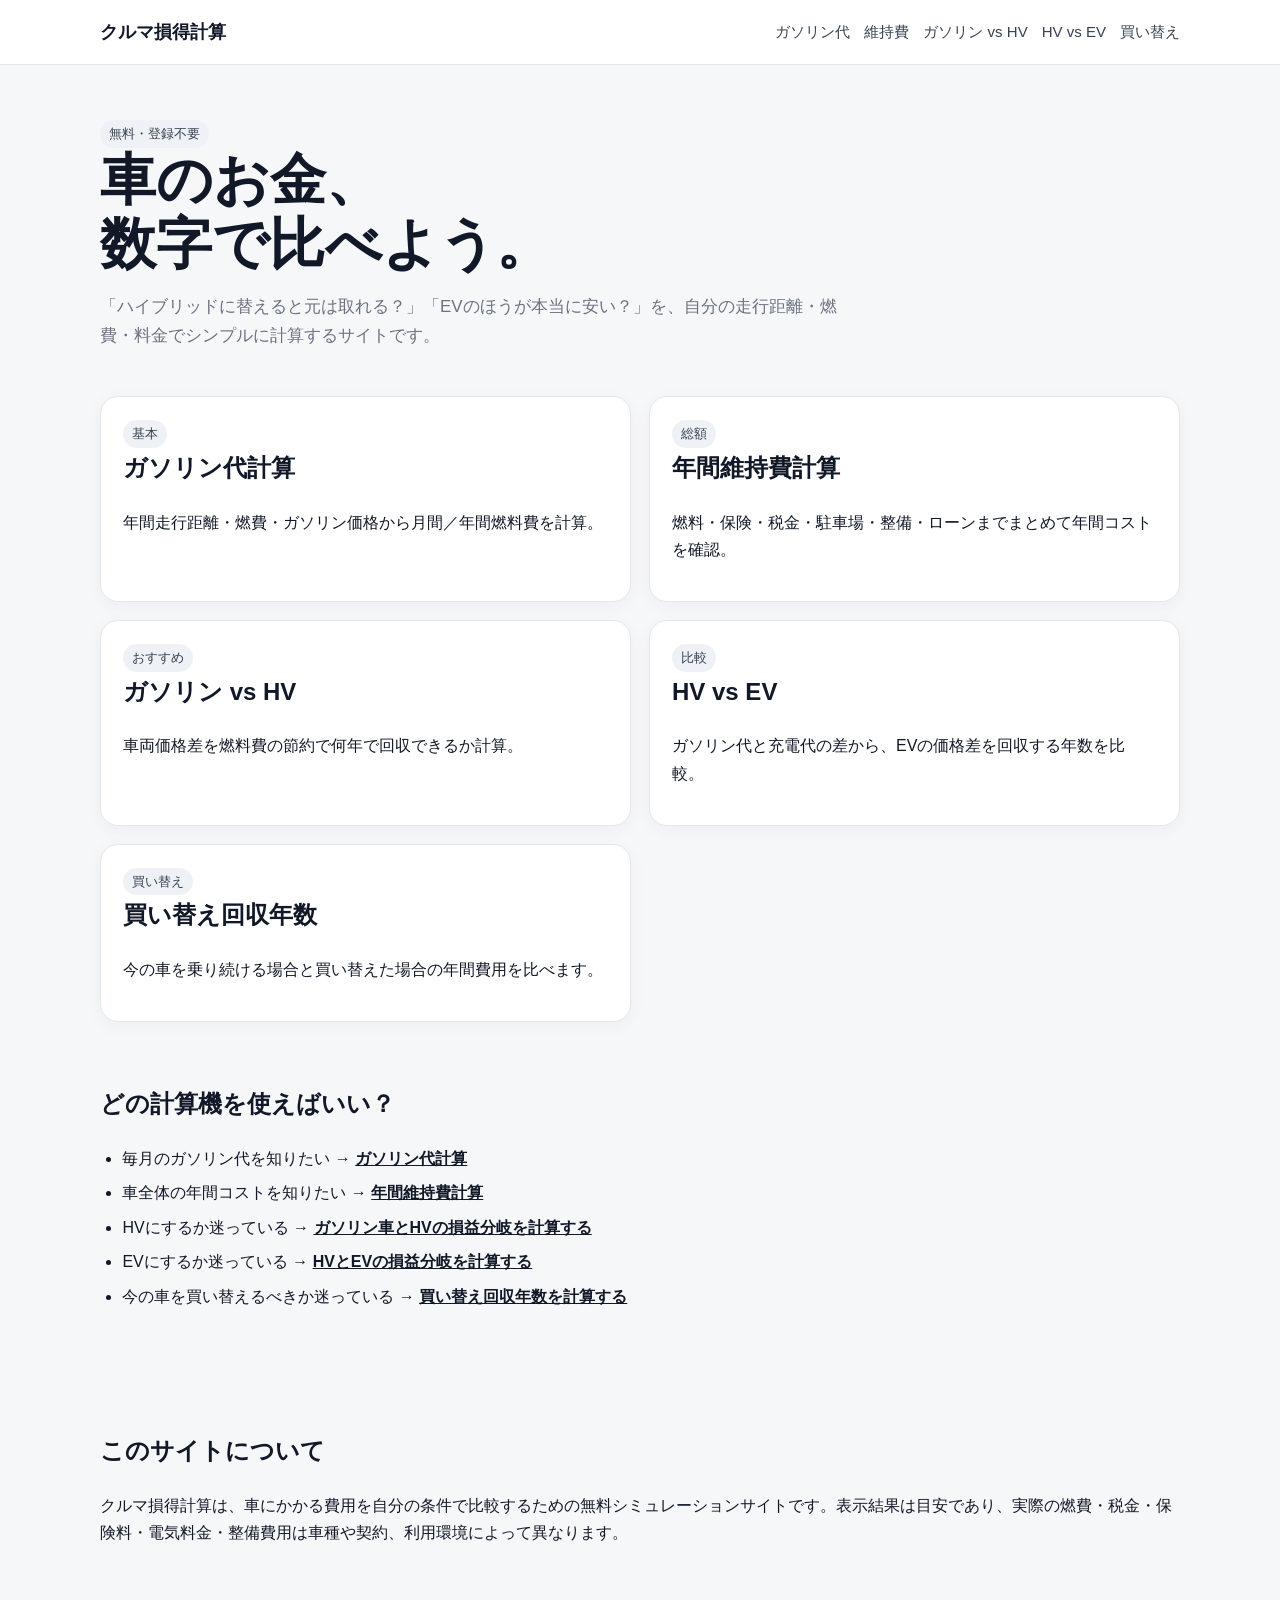
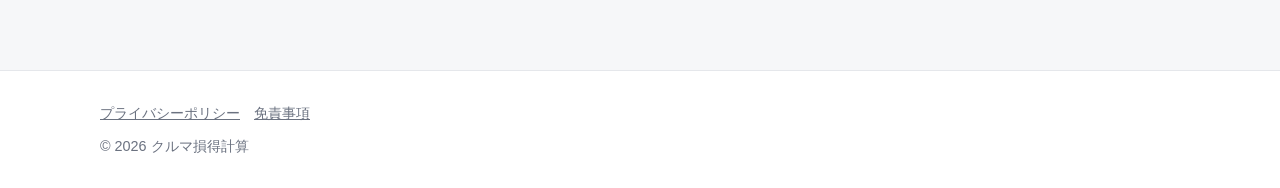
<file: index.html>
<!doctype html>
<html lang="ja">
<head>
  <meta charset="utf-8">
  <meta name="viewport" content="width=device-width,initial-scale=1">
  <title>クルマ損得計算｜車のお金をかんたんシミュレーション</title>
  <meta name="description" content="ガソリン代、年間維持費、ハイブリッドやEVへの買い替え損益を無料で計算。自分の走行距離と費用で車のお金を比較できます。">
  <meta name="robots" content="index,follow">
  <meta name="google-site-verification" content="xsv-b4y_w9D1uEeJf0LNAR9sr9u5MUaW90hh3Yu1XBI">
  <link rel="stylesheet" href="assets/style.css?v=20260825">
  <link rel="canonical" href="https://kuruma-sontoku.pages.dev/">
  <link rel="icon" href="assets/favicon.svg" type="image/svg+xml">
  <meta property="og:title" content="クルマ損得計算｜車のお金をかんたんシミュレーション">
  <meta property="og:description" content="ガソリン代、年間維持費、ハイブリッドやEVへの買い替え損益を無料で計算。自分の走行距離と費用で車のお金を比較できます。">
  <meta property="og:url" content="https://kuruma-sontoku.pages.dev/">
  <meta property="og:type" content="website">
  <script type="application/ld+json">
  {"@context":"https://schema.org","@type":"WebSite","name":"クルマ損得計算","url":"https://kuruma-sontoku.pages.dev/","description":"車にかかる費用を自分の条件で比較できる無料シミュレーションサイト。"}
  </script>
</head>
<body>
  <header><div class="wrap topbar"><a class="brand" href="/">クルマ損得計算</a><nav class="nav"><a href="/tools/fuel">ガソリン代</a><a href="/tools/ownership">維持費</a><a href="/tools/gas-hv">ガソリン vs HV</a><a href="/tools/hv-ev">HV vs EV</a><a href="/tools/replace">買い替え</a></nav></div></header>
  <main>
    <section class="hero wrap"><span class="tag">無料・登録不要</span><h1>車のお金、<br>数字で比べよう。</h1><p>「ハイブリッドに替えると元は取れる？」「EVのほうが本当に安い？」を、自分の走行距離・燃費・料金でシンプルに計算するサイトです。</p></section>
    <section class="wrap grid"><a class="card" href="/tools/fuel"><span class="tag">基本</span><h2>ガソリン代計算</h2><p>年間走行距離・燃費・ガソリン価格から月間／年間燃料費を計算。</p></a><a class="card" href="/tools/ownership"><span class="tag">総額</span><h2>年間維持費計算</h2><p>燃料・保険・税金・駐車場・整備・ローンまでまとめて年間コストを確認。</p></a><a class="card" href="/tools/gas-hv"><span class="tag">おすすめ</span><h2>ガソリン vs HV</h2><p>車両価格差を燃料費の節約で何年で回収できるか計算。</p></a><a class="card" href="/tools/hv-ev"><span class="tag">比較</span><h2>HV vs EV</h2><p>ガソリン代と充電代の差から、EVの価格差を回収する年数を比較。</p></a><a class="card" href="/tools/replace"><span class="tag">買い替え</span><h2>買い替え回収年数</h2><p>今の車を乗り続ける場合と買い替えた場合の年間費用を比べます。</p></a></section>
    <section class="wrap content guide" aria-labelledby="guide-title"><h2 id="guide-title">どの計算機を使えばいい？</h2><ul class="guide-list"><li>毎月のガソリン代を知りたい → <a href="/tools/fuel">ガソリン代計算</a></li><li>車全体の年間コストを知りたい → <a href="/tools/ownership">年間維持費計算</a></li><li>HVにするか迷っている → <a href="/tools/gas-hv">ガソリン車とHVの損益分岐を計算する</a></li><li>EVにするか迷っている → <a href="/tools/hv-ev">HVとEVの損益分岐を計算する</a></li><li>今の車を買い替えるべきか迷っている → <a href="/tools/replace">買い替え回収年数を計算する</a></li></ul></section>
    <section class="wrap content"><h2>このサイトについて</h2><p>クルマ損得計算は、車にかかる費用を自分の条件で比較するための無料シミュレーションサイトです。表示結果は目安であり、実際の燃費・税金・保険料・電気料金・整備費用は車種や契約、利用環境によって異なります。</p></section>
  </main>
  <footer><div class="wrap"><div class="footerlinks"><a href="/privacy">プライバシーポリシー</a><a href="/disclaimer">免責事項</a></div>© <span id="year"></span> クルマ損得計算</div></footer>
  <script src="assets/site.js?v=20260825"></script>
</body>
</html>
</file>
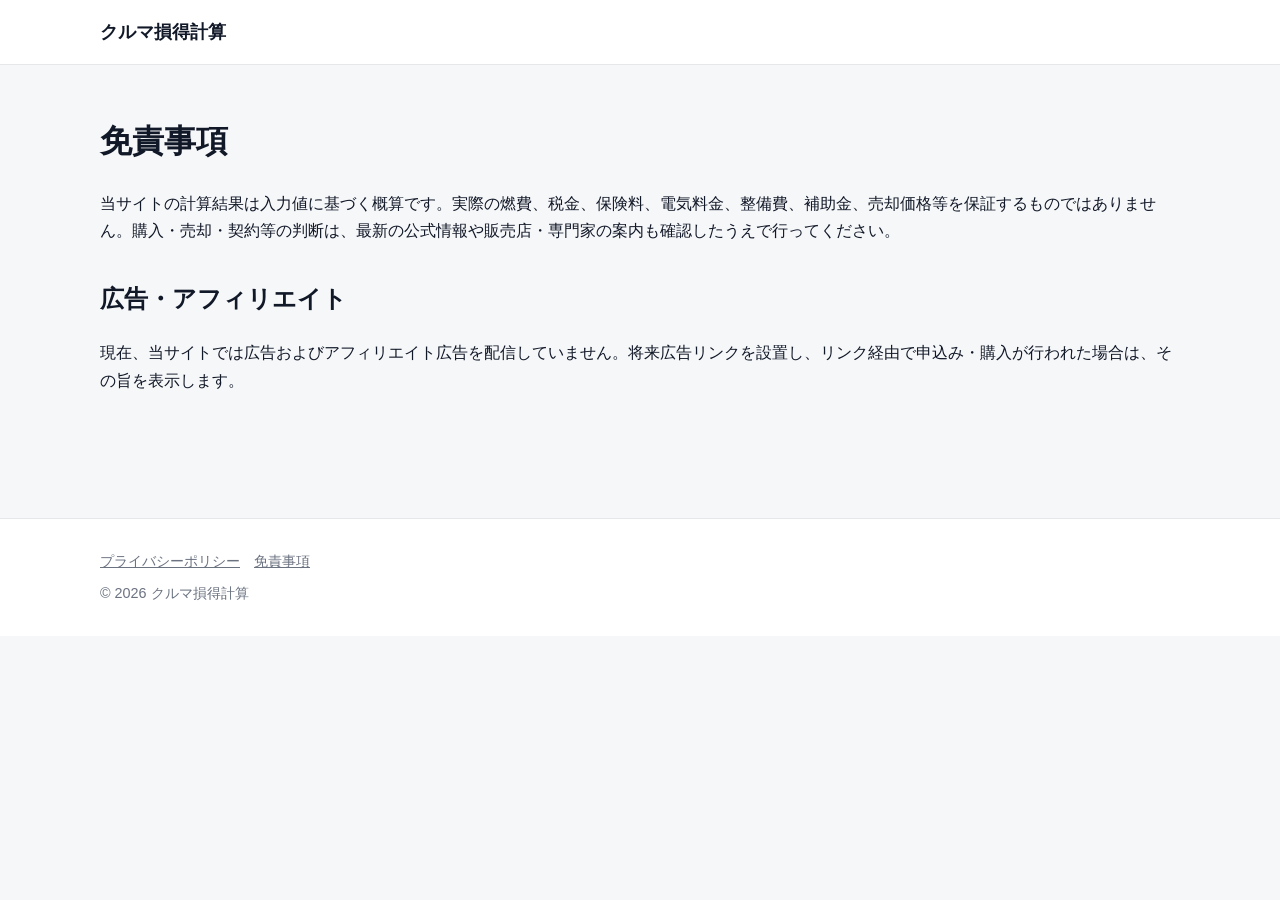
<file: disclaimer.html>
<!doctype html><html lang="ja"><head><meta charset="utf-8"><meta name="viewport" content="width=device-width,initial-scale=1"><title>免責事項｜クルマ損得計算</title><link rel="stylesheet" href="/assets/style.css"><link rel="canonical" href="https://kuruma-sontoku.pages.dev/disclaimer"><link rel="icon" href="/assets/favicon.svg" type="image/svg+xml"><meta property="og:title" content="免責事項｜クルマ損得計算"><meta property="og:description" content="クルマ損得計算の計算結果の範囲、注意点、広告・アフィリエイトに関する免責事項を説明します。"><meta property="og:url" content="https://kuruma-sontoku.pages.dev/disclaimer"><meta property="og:type" content="website"></head><body><header><div class="wrap topbar"><a class="brand" href="/">クルマ損得計算</a></div></header><main class="wrap content"><h1>免責事項</h1><p>当サイトの計算結果は入力値に基づく概算です。実際の燃費、税金、保険料、電気料金、整備費、補助金、売却価格等を保証するものではありません。購入・売却・契約等の判断は、最新の公式情報や販売店・専門家の案内も確認したうえで行ってください。</p><h2>広告・アフィリエイト</h2><p>現在、当サイトでは広告およびアフィリエイト広告を配信していません。将来広告リンクを設置し、リンク経由で申込み・購入が行われた場合は、その旨を表示します。</p></main><footer><div class="wrap"><div class="footerlinks"><a href="/privacy">プライバシーポリシー</a><a href="/disclaimer">免責事項</a></div>© <span id="year"></span> クルマ損得計算</div></footer><script src="/assets/site.js?v=20260825"></script></body></html>
</file>
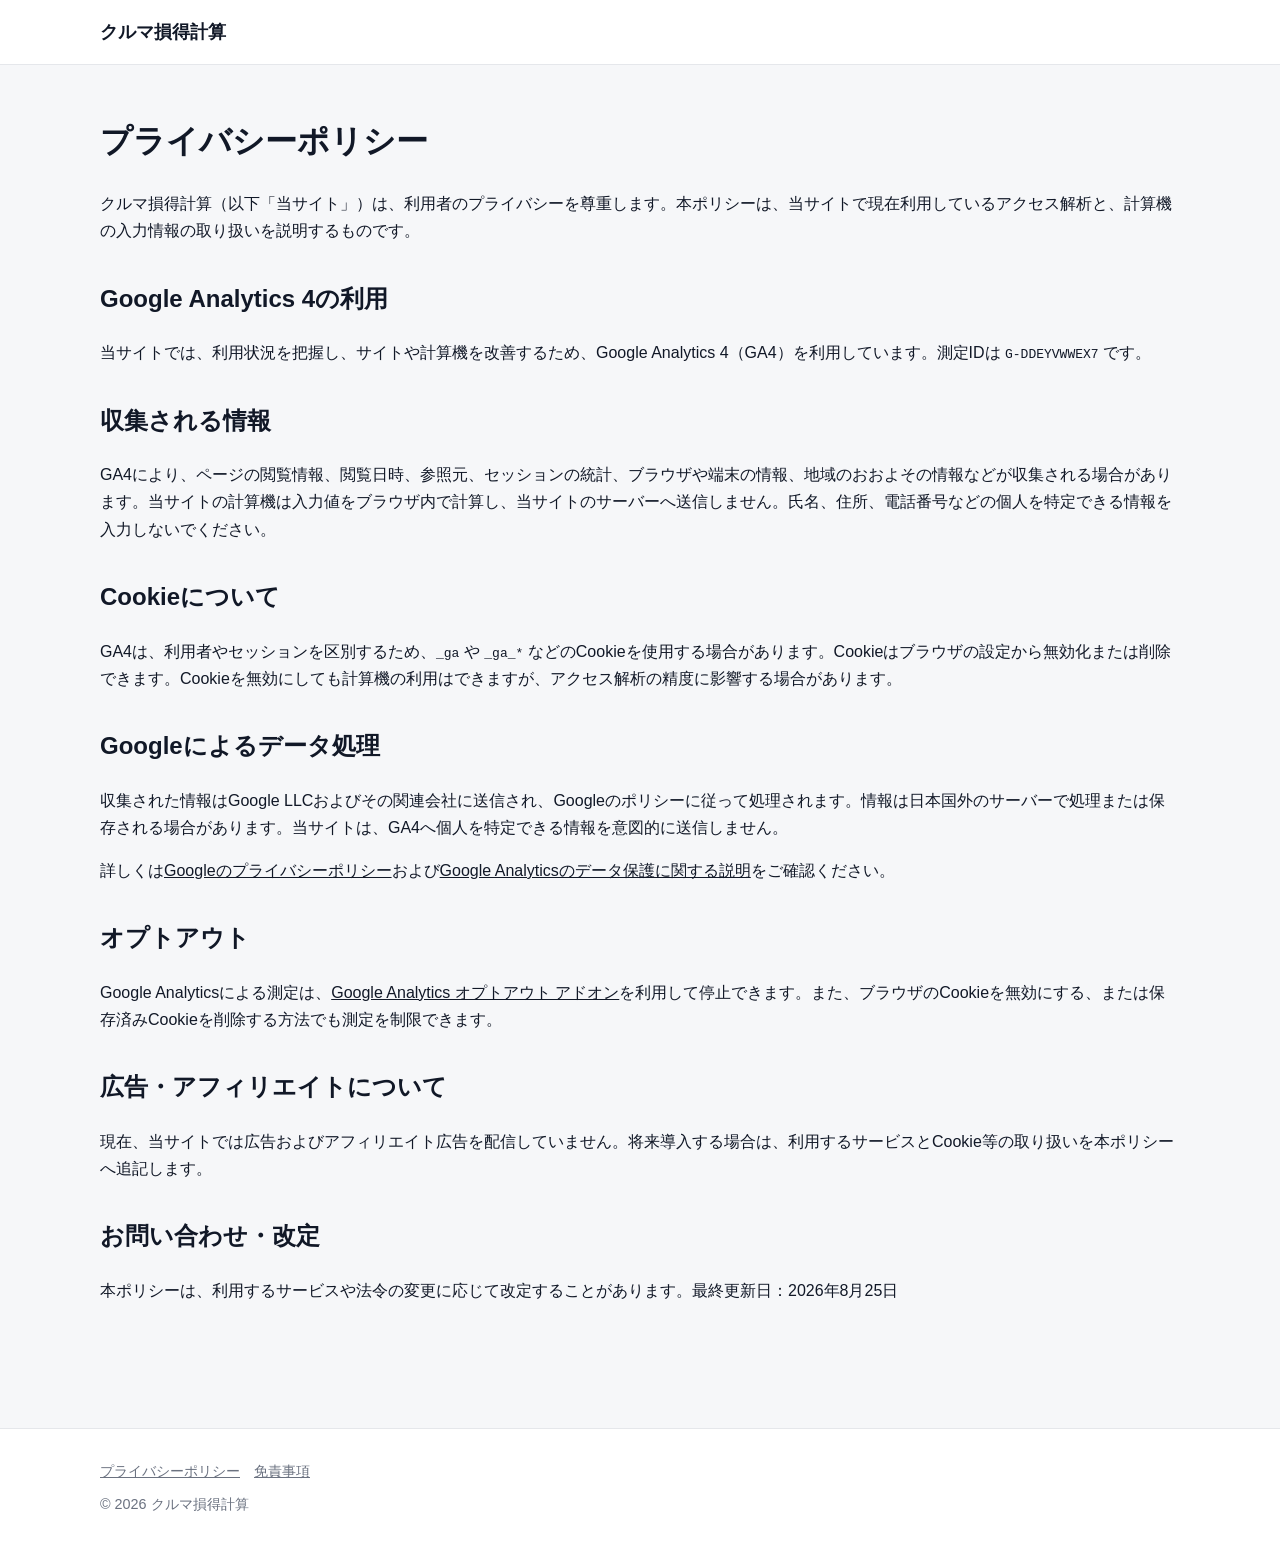
<file: privacy.html>
<!doctype html><html lang="ja"><head><meta charset="utf-8"><meta name="viewport" content="width=device-width,initial-scale=1"><title>プライバシーポリシー｜クルマ損得計算</title><link rel="stylesheet" href="/assets/style.css"><link rel="canonical" href="https://kuruma-sontoku.pages.dev/privacy"><link rel="icon" href="/assets/favicon.svg" type="image/svg+xml"><meta property="og:title" content="プライバシーポリシー｜クルマ損得計算"><meta property="og:description" content="クルマ損得計算のGoogle Analytics 4、Cookie、収集情報、データ処理、オプトアウトについて説明します。"><meta property="og:url" content="https://kuruma-sontoku.pages.dev/privacy"><meta property="og:type" content="website"></head><body><header><div class="wrap topbar"><a class="brand" href="/">クルマ損得計算</a></div></header><main class="wrap content"><h1>プライバシーポリシー</h1><p>クルマ損得計算（以下「当サイト」）は、利用者のプライバシーを尊重します。本ポリシーは、当サイトで現在利用しているアクセス解析と、計算機の入力情報の取り扱いを説明するものです。</p><h2>Google Analytics 4の利用</h2><p>当サイトでは、利用状況を把握し、サイトや計算機を改善するため、Google Analytics 4（GA4）を利用しています。測定IDは <code>G-DDEYVWWEX7</code> です。</p><h2>収集される情報</h2><p>GA4により、ページの閲覧情報、閲覧日時、参照元、セッションの統計、ブラウザや端末の情報、地域のおおよその情報などが収集される場合があります。当サイトの計算機は入力値をブラウザ内で計算し、当サイトのサーバーへ送信しません。氏名、住所、電話番号などの個人を特定できる情報を入力しないでください。</p><h2>Cookieについて</h2><p>GA4は、利用者やセッションを区別するため、<code>_ga</code> や <code>_ga_*</code> などのCookieを使用する場合があります。Cookieはブラウザの設定から無効化または削除できます。Cookieを無効にしても計算機の利用はできますが、アクセス解析の精度に影響する場合があります。</p><h2>Googleによるデータ処理</h2><p>収集された情報はGoogle LLCおよびその関連会社に送信され、Googleのポリシーに従って処理されます。情報は日本国外のサーバーで処理または保存される場合があります。当サイトは、GA4へ個人を特定できる情報を意図的に送信しません。</p><p>詳しくは<a href="https://policies.google.com/privacy" rel="noopener noreferrer">Googleのプライバシーポリシー</a>および<a href="https://support.google.com/analytics/answer/6004245" rel="noopener noreferrer">Google Analyticsのデータ保護に関する説明</a>をご確認ください。</p><h2>オプトアウト</h2><p>Google Analyticsによる測定は、<a href="https://tools.google.com/dlpage/gaoptout" rel="noopener noreferrer">Google Analytics オプトアウト アドオン</a>を利用して停止できます。また、ブラウザのCookieを無効にする、または保存済みCookieを削除する方法でも測定を制限できます。</p><h2>広告・アフィリエイトについて</h2><p>現在、当サイトでは広告およびアフィリエイト広告を配信していません。将来導入する場合は、利用するサービスとCookie等の取り扱いを本ポリシーへ追記します。</p><h2>お問い合わせ・改定</h2><p>本ポリシーは、利用するサービスや法令の変更に応じて改定することがあります。最終更新日：2026年8月25日</p></main><footer><div class="wrap"><div class="footerlinks"><a href="/privacy">プライバシーポリシー</a><a href="/disclaimer">免責事項</a></div>© <span id="year"></span> クルマ損得計算</div></footer><script src="/assets/site.js?v=20260825"></script></body></html>
</file>
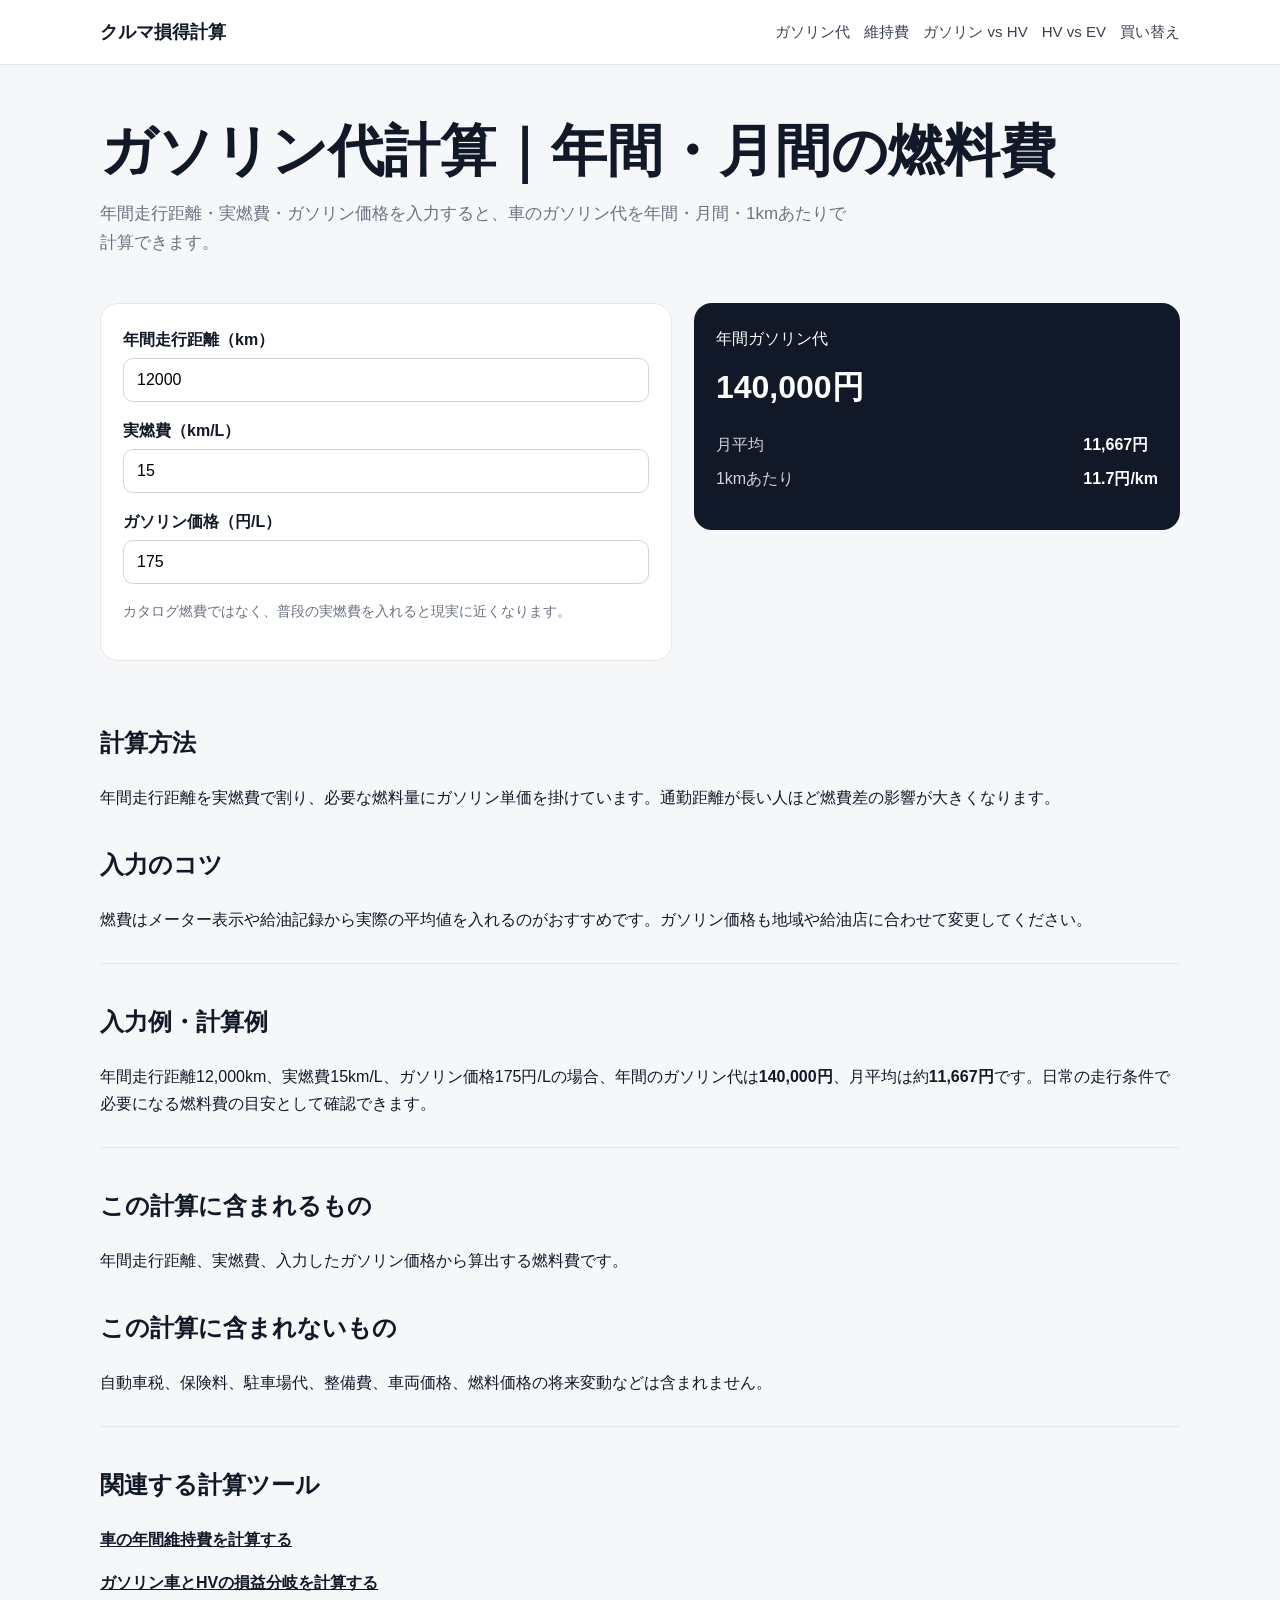
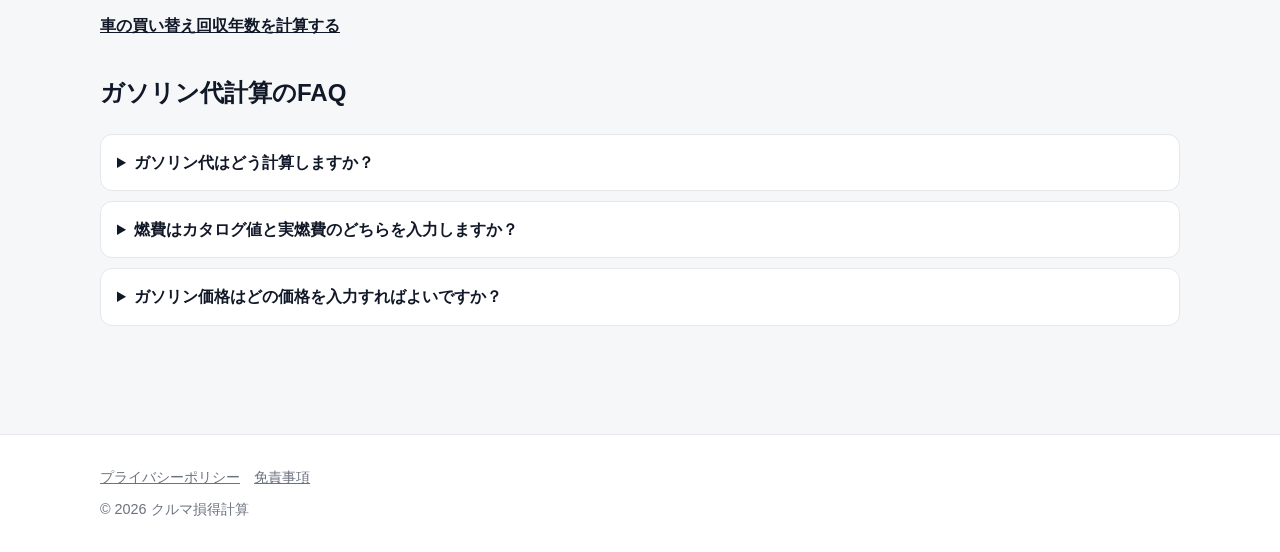
<file: tools/fuel.html>
<!doctype html>
<html lang="ja">
<head>
  <meta charset="utf-8">
  <meta name="viewport" content="width=device-width,initial-scale=1">
  <title>ガソリン代計算｜年間・月間の燃料費を簡単シミュレーション｜クルマ損得計算</title>
  <meta name="description" content="年間走行距離・実燃費・ガソリン価格から、車のガソリン代を年間・月間・1kmあたりで計算できます。無料で何度でも使えるシンプルな計算機です。">
  <meta name="robots" content="index,follow">
  <link rel="stylesheet" href="../assets/style.css?v=20260825">
  <link rel="canonical" href="https://kuruma-sontoku.pages.dev/tools/fuel">
  <link rel="icon" href="../assets/favicon.svg" type="image/svg+xml">
  <meta property="og:title" content="ガソリン代計算｜年間・月間の燃料費を簡単シミュレーション｜クルマ損得計算">
  <meta property="og:description" content="年間走行距離・実燃費・ガソリン価格から、車のガソリン代を年間・月間・1kmあたりで計算できます。無料で何度でも使えるシンプルな計算機です。">
  <meta property="og:url" content="https://kuruma-sontoku.pages.dev/tools/fuel">
  <meta property="og:type" content="website">
  <script type="application/ld+json">
  {"@context":"https://schema.org","@type":"FAQPage","mainEntity":[{"@type":"Question","name":"ガソリン代はどう計算しますか？","acceptedAnswer":{"@type":"Answer","text":"年間走行距離を実燃費で割って使用燃料量を求め、その量にガソリン価格を掛けて計算します。"}},{"@type":"Question","name":"燃費はカタログ値と実燃費のどちらを入力しますか？","acceptedAnswer":{"@type":"Answer","text":"実際の給油記録やメーター表示に近い実燃費を入力すると、普段の利用に近い目安になります。"}},{"@type":"Question","name":"ガソリン価格はどの価格を入力すればよいですか？","acceptedAnswer":{"@type":"Answer","text":"普段利用する地域や給油店のレギュラーガソリン価格を入力してください。価格は変動するため、必要に応じて更新します。"}}]}
  </script>
</head>
<body data-tool="fuel">
  <header><div class="wrap topbar"><a class="brand" href="/">クルマ損得計算</a><nav class="nav"><a href="/tools/fuel">ガソリン代</a><a href="/tools/ownership">維持費</a><a href="/tools/gas-hv">ガソリン vs HV</a><a href="/tools/hv-ev">HV vs EV</a><a href="/tools/replace">買い替え</a></nav></div></header>
  <main>
    <section class="hero wrap"><h1>ガソリン代計算｜年間・月間の燃料費</h1><p>年間走行距離・実燃費・ガソリン価格を入力すると、車のガソリン代を年間・月間・1kmあたりで計算できます。</p></section>
    <section class="wrap tool"><div class="panel"><div class="field"><label>年間走行距離（km）</label><input id="distance" type="number" value="12000" min="0"></div><div class="field"><label>実燃費（km/L）</label><input id="efficiency" type="number" value="15" step="0.1" min="0.1"></div><div class="field"><label>ガソリン価格（円/L）</label><input id="fuelprice" type="number" value="175" step="0.1" min="0"></div><p class="note">カタログ燃費ではなく、普段の実燃費を入れると現実に近くなります。</p></div><aside class="result"><span>年間ガソリン代</span><div class="big" id="annual">-</div><dl><dt>月平均</dt><dd id="monthly">-</dd><dt>1kmあたり</dt><dd id="perkm">-</dd></dl></aside></section>
    <section class="wrap content"><h2>計算方法</h2><p>年間走行距離を実燃費で割り、必要な燃料量にガソリン単価を掛けています。通勤距離が長い人ほど燃費差の影響が大きくなります。</p><h2>入力のコツ</h2><p>燃費はメーター表示や給油記録から実際の平均値を入れるのがおすすめです。ガソリン価格も地域や給油店に合わせて変更してください。</p><section class="example" aria-labelledby="example-title"><h2 id="example-title">入力例・計算例</h2><p>年間走行距離12,000km、実燃費15km/L、ガソリン価格175円/Lの場合、年間のガソリン代は<strong>140,000円</strong>、月平均は約<strong>11,667円</strong>です。日常の走行条件で必要になる燃料費の目安として確認できます。</p></section><section class="scope" aria-labelledby="scope-title"><h2 id="scope-title">この計算に含まれるもの</h2><p>年間走行距離、実燃費、入力したガソリン価格から算出する燃料費です。</p><h2>この計算に含まれないもの</h2><p>自動車税、保険料、駐車場代、整備費、車両価格、燃料価格の将来変動などは含まれません。</p></section><section class="related" aria-labelledby="related-title"><h2 id="related-title">関連する計算ツール</h2><p><a href="/tools/ownership">車の年間維持費を計算する</a></p><p><a href="/tools/gas-hv">ガソリン車とHVの損益分岐を計算する</a></p><p><a href="/tools/replace">車の買い替え回収年数を計算する</a></p></section><section class="faq" aria-labelledby="faq-title"><h2 id="faq-title">ガソリン代計算のFAQ</h2><details><summary>ガソリン代はどう計算しますか？</summary><p>年間走行距離を実燃費で割り、必要な燃料量にガソリン価格を掛けます。</p></details><details><summary>燃費はカタログ値と実燃費のどちらを入力しますか？</summary><p>普段の給油記録やメーター表示に近い実燃費を入力すると、実際に近い目安になります。</p></details><details><summary>ガソリン価格はどの価格を入力すればよいですか？</summary><p>普段利用する地域や給油店の価格を入力してください。価格は変動するため、必要に応じて更新します。</p></details></section></section>
  </main>
  <footer><div class="wrap"><div class="footerlinks"><a href="/privacy">プライバシーポリシー</a><a href="/disclaimer">免責事項</a></div>© <span id="year"></span> クルマ損得計算</div></footer>
  <script type="module" src="../assets/app.mjs"></script><script src="../assets/site.js?v=20260825"></script>
</body>
</html>
</file>
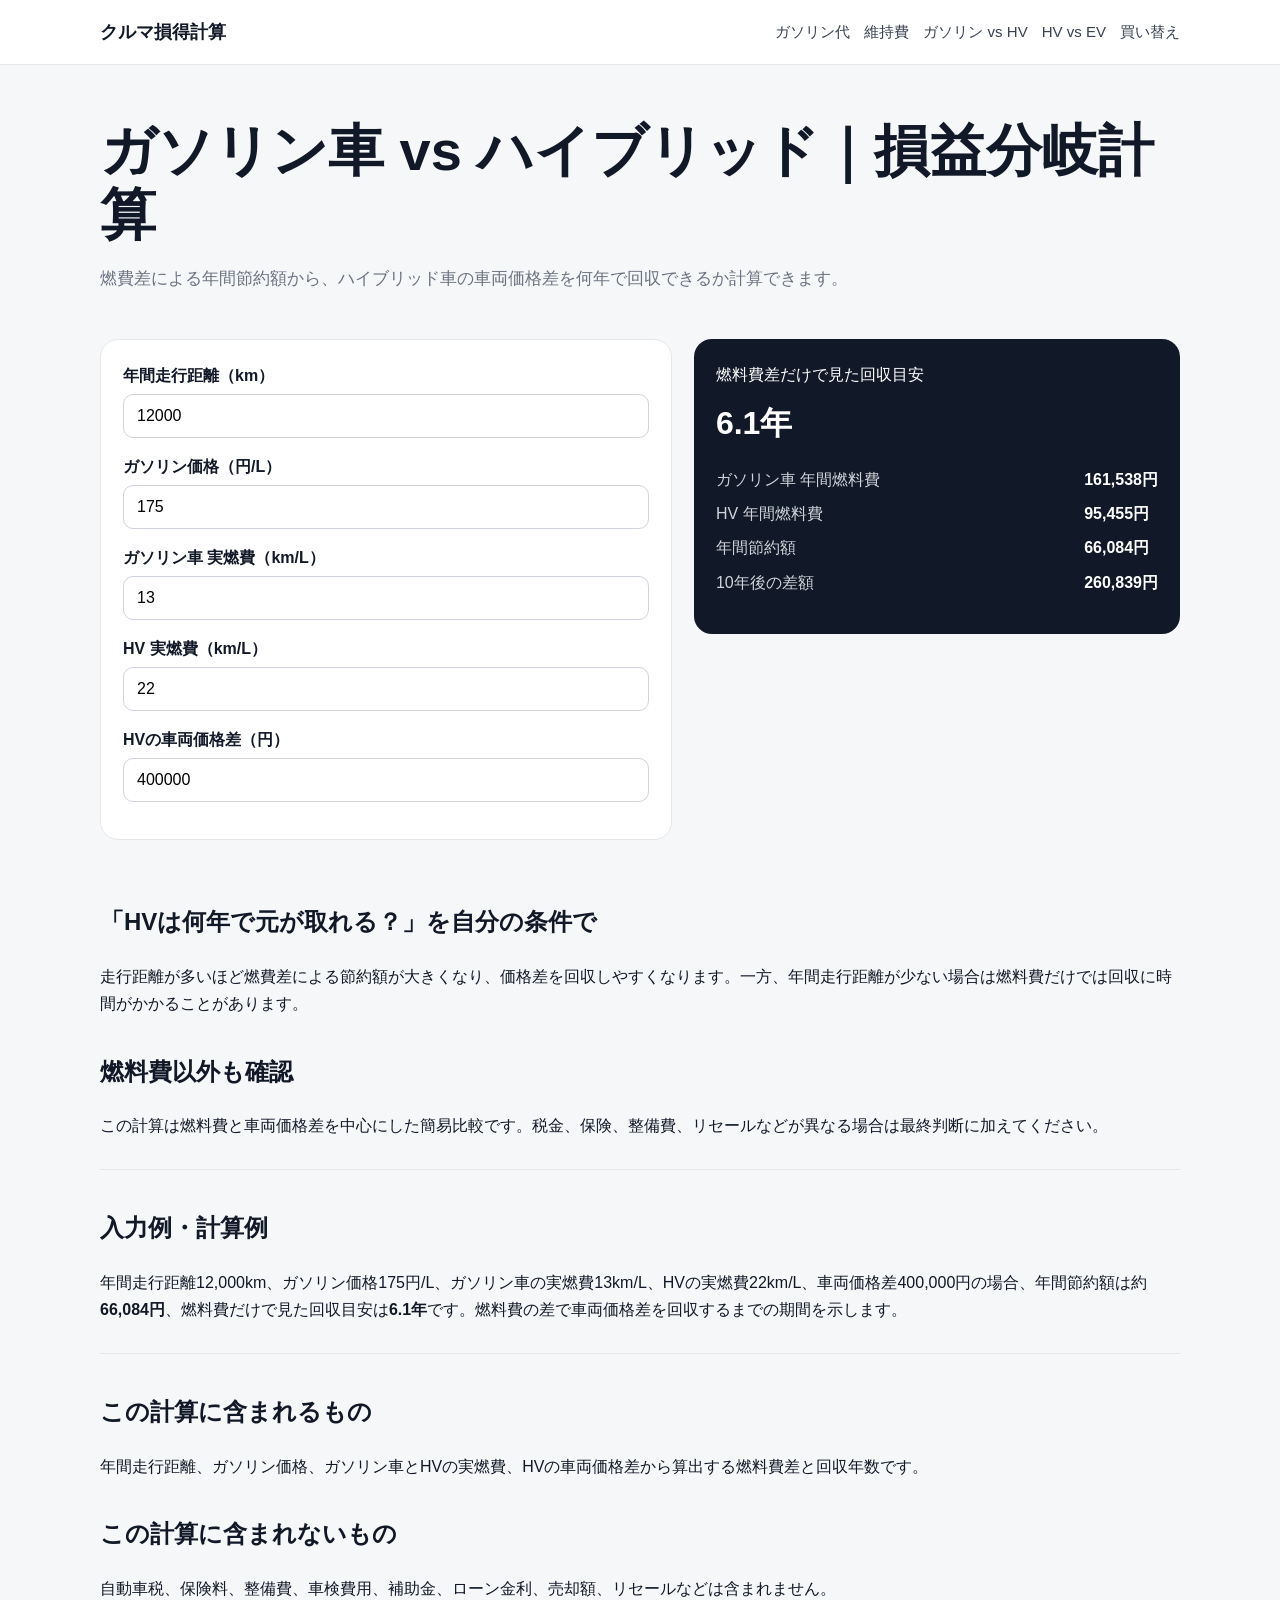
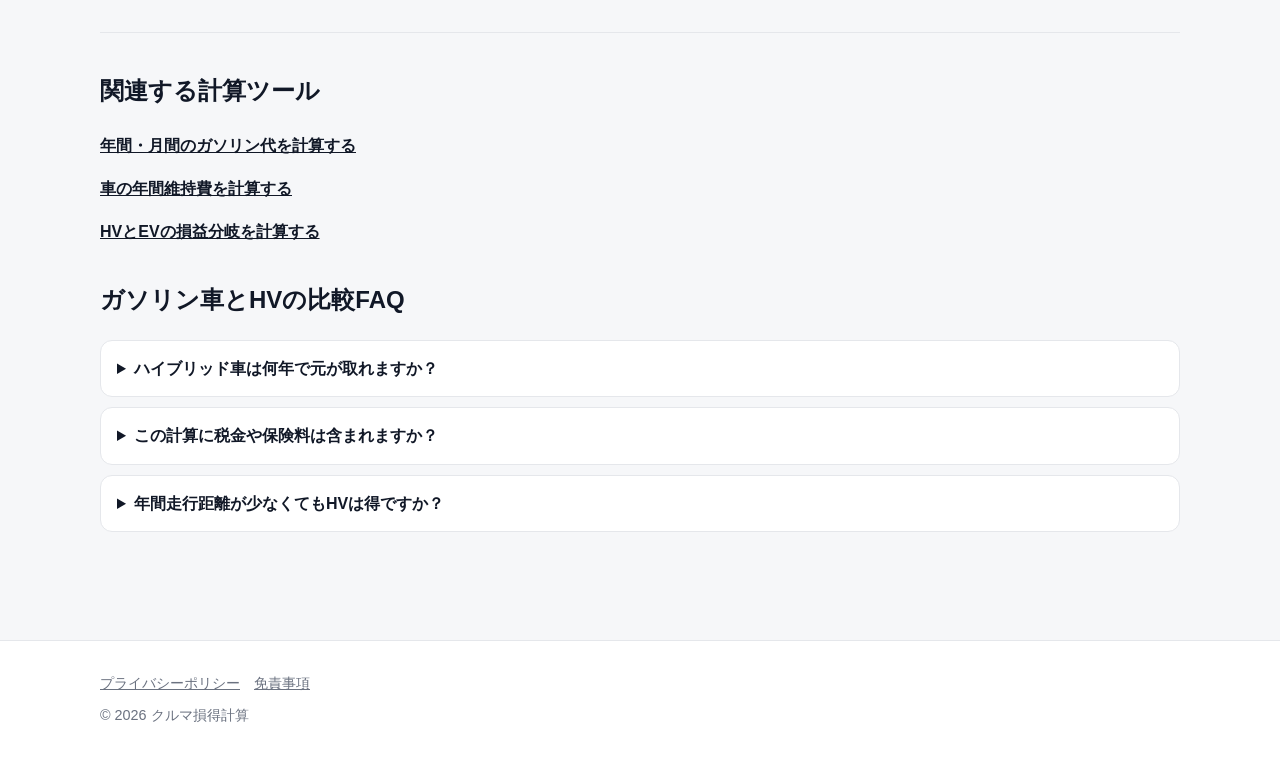
<file: tools/gas-hv.html>
<!doctype html>
<html lang="ja">
<head>
  <meta charset="utf-8">
  <meta name="viewport" content="width=device-width,initial-scale=1">
  <title>ガソリン車 vs ハイブリッド｜何年で元が取れるか計算｜クルマ損得計算</title>
  <meta name="description" content="ガソリン車とハイブリッド車の燃費・車両価格差を入力し、燃料費の節約で何年で元が取れるか損益分岐を計算できます。">
  <meta name="robots" content="index,follow">
  <link rel="stylesheet" href="../assets/style.css?v=20260825">
  <link rel="canonical" href="https://kuruma-sontoku.pages.dev/tools/gas-hv">
  <link rel="icon" href="../assets/favicon.svg" type="image/svg+xml">
  <meta property="og:title" content="ガソリン車 vs ハイブリッド｜何年で元が取れるか計算｜クルマ損得計算">
  <meta property="og:description" content="ガソリン車とハイブリッド車の燃費・車両価格差を入力し、燃料費の節約で何年で元が取れるか損益分岐を計算できます。">
  <meta property="og:url" content="https://kuruma-sontoku.pages.dev/tools/gas-hv">
  <meta property="og:type" content="website">
  <script type="application/ld+json">
  {"@context":"https://schema.org","@type":"FAQPage","mainEntity":[{"@type":"Question","name":"ハイブリッド車は何年で元が取れますか？","acceptedAnswer":{"@type":"Answer","text":"年間走行距離、燃費、ガソリン価格、車両価格差によって変わります。この計算機にご自身の条件を入力すると、燃料費だけで見た回収目安を確認できます。"}},{"@type":"Question","name":"この計算に税金や保険料は含まれますか？","acceptedAnswer":{"@type":"Answer","text":"この計算は主に燃料費と車両価格差を比較する簡易計算です。税金、保険、整備費、リセールなどは含めていません。"}},{"@type":"Question","name":"年間走行距離が少なくてもHVは得ですか？","acceptedAnswer":{"@type":"Answer","text":"年間走行距離が少ないと燃料費の節約額も小さくなり、価格差の回収に長い期間がかかる傾向があります。"}}]}
  </script>
</head>
<body data-tool="gas-hv">
  <header><div class="wrap topbar"><a class="brand" href="/">クルマ損得計算</a><nav class="nav"><a href="/tools/fuel">ガソリン代</a><a href="/tools/ownership">維持費</a><a href="/tools/gas-hv">ガソリン vs HV</a><a href="/tools/hv-ev">HV vs EV</a><a href="/tools/replace">買い替え</a></nav></div></header>
  <main>
    <section class="hero wrap"><h1>ガソリン車 vs ハイブリッド｜損益分岐計算</h1><p>燃費差による年間節約額から、ハイブリッド車の車両価格差を何年で回収できるか計算できます。</p></section>
    <section class="wrap tool"><div class="panel"><div class="field"><label>年間走行距離（km）</label><input id="distance" type="number" value="12000"></div><div class="field"><label>ガソリン価格（円/L）</label><input id="fuelprice" type="number" value="175"></div><div class="field"><label>ガソリン車 実燃費（km/L）</label><input id="gasEff" type="number" value="13" step="0.1"></div><div class="field"><label>HV 実燃費（km/L）</label><input id="hvEff" type="number" value="22" step="0.1"></div><div class="field"><label>HVの車両価格差（円）</label><input id="extra" type="number" value="400000"></div></div><aside class="result"><span>燃料費差だけで見た回収目安</span><div class="big" id="payback">-</div><dl><dt>ガソリン車 年間燃料費</dt><dd id="gas">-</dd><dt>HV 年間燃料費</dt><dd id="hv">-</dd><dt>年間節約額</dt><dd id="saving">-</dd><dt>10年後の差額</dt><dd id="tenyear">-</dd></dl></aside></section>
    <section class="wrap content"><h2>「HVは何年で元が取れる？」を自分の条件で</h2><p>走行距離が多いほど燃費差による節約額が大きくなり、価格差を回収しやすくなります。一方、年間走行距離が少ない場合は燃料費だけでは回収に時間がかかることがあります。</p><h2>燃料費以外も確認</h2><p>この計算は燃料費と車両価格差を中心にした簡易比較です。税金、保険、整備費、リセールなどが異なる場合は最終判断に加えてください。</p><section class="example" aria-labelledby="example-title"><h2 id="example-title">入力例・計算例</h2><p>年間走行距離12,000km、ガソリン価格175円/L、ガソリン車の実燃費13km/L、HVの実燃費22km/L、車両価格差400,000円の場合、年間節約額は約<strong>66,084円</strong>、燃料費だけで見た回収目安は<strong>6.1年</strong>です。燃料費の差で車両価格差を回収するまでの期間を示します。</p></section><section class="scope" aria-labelledby="scope-title"><h2 id="scope-title">この計算に含まれるもの</h2><p>年間走行距離、ガソリン価格、ガソリン車とHVの実燃費、HVの車両価格差から算出する燃料費差と回収年数です。</p><h2>この計算に含まれないもの</h2><p>自動車税、保険料、整備費、車検費用、補助金、ローン金利、売却額、リセールなどは含まれません。</p></section><section class="related" aria-labelledby="related-title"><h2 id="related-title">関連する計算ツール</h2><p><a href="/tools/fuel">年間・月間のガソリン代を計算する</a></p><p><a href="/tools/ownership">車の年間維持費を計算する</a></p><p><a href="/tools/hv-ev">HVとEVの損益分岐を計算する</a></p></section><section class="faq" aria-labelledby="faq-title"><h2 id="faq-title">ガソリン車とHVの比較FAQ</h2><details><summary>ハイブリッド車は何年で元が取れますか？</summary><p>走行距離、燃費、ガソリン価格、車両価格差によって変わります。入力条件で燃料費だけの回収目安を確認してください。</p></details><details><summary>この計算に税金や保険料は含まれますか？</summary><p>主に燃料費と車両価格差を比較しています。税金、保険、整備費、リセールなどは含めていません。</p></details><details><summary>年間走行距離が少なくてもHVは得ですか？</summary><p>走行距離が少ないほど年間の節約額は小さくなり、価格差の回収には長い期間がかかる傾向があります。</p></details></section></section>
  </main>
  <footer><div class="wrap"><div class="footerlinks"><a href="/privacy">プライバシーポリシー</a><a href="/disclaimer">免責事項</a></div>© <span id="year"></span> クルマ損得計算</div></footer>
  <script type="module" src="../assets/app.mjs"></script><script src="../assets/site.js?v=20260825"></script>
</body>
</html>
</file>
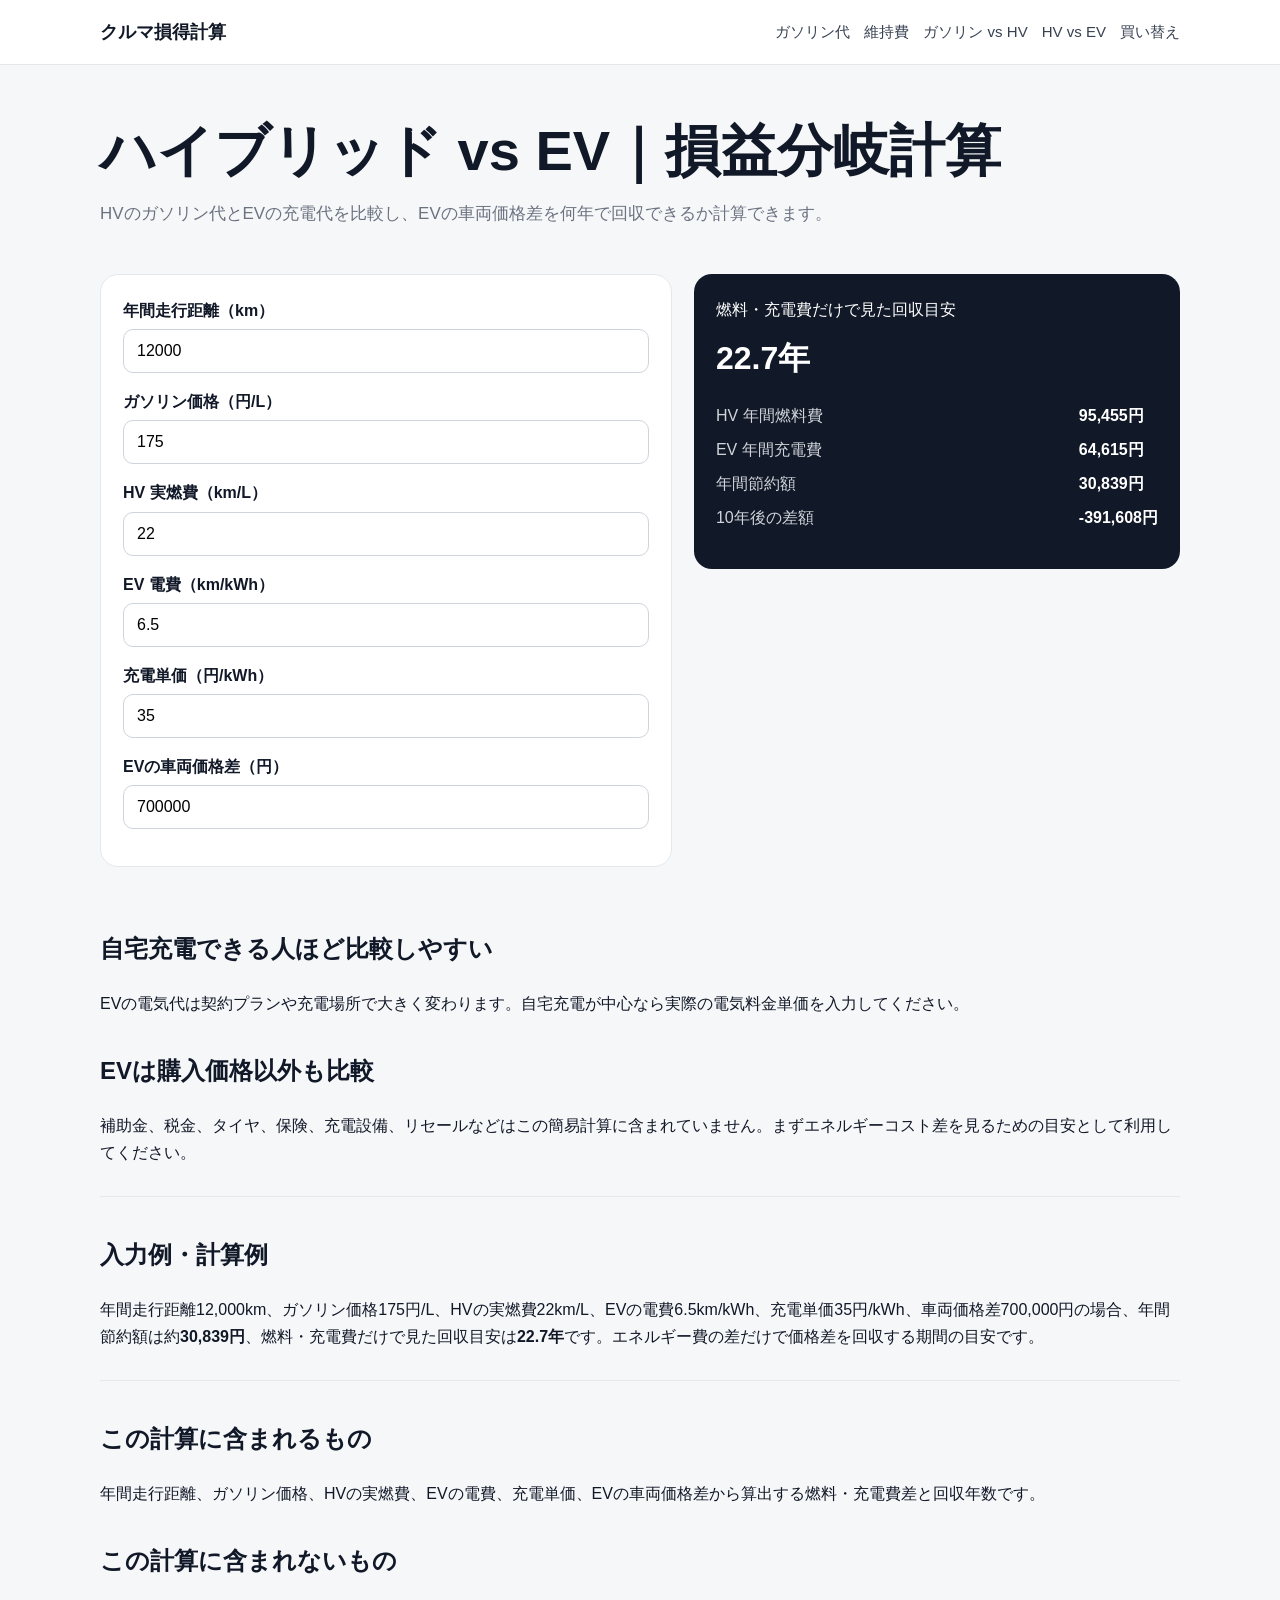
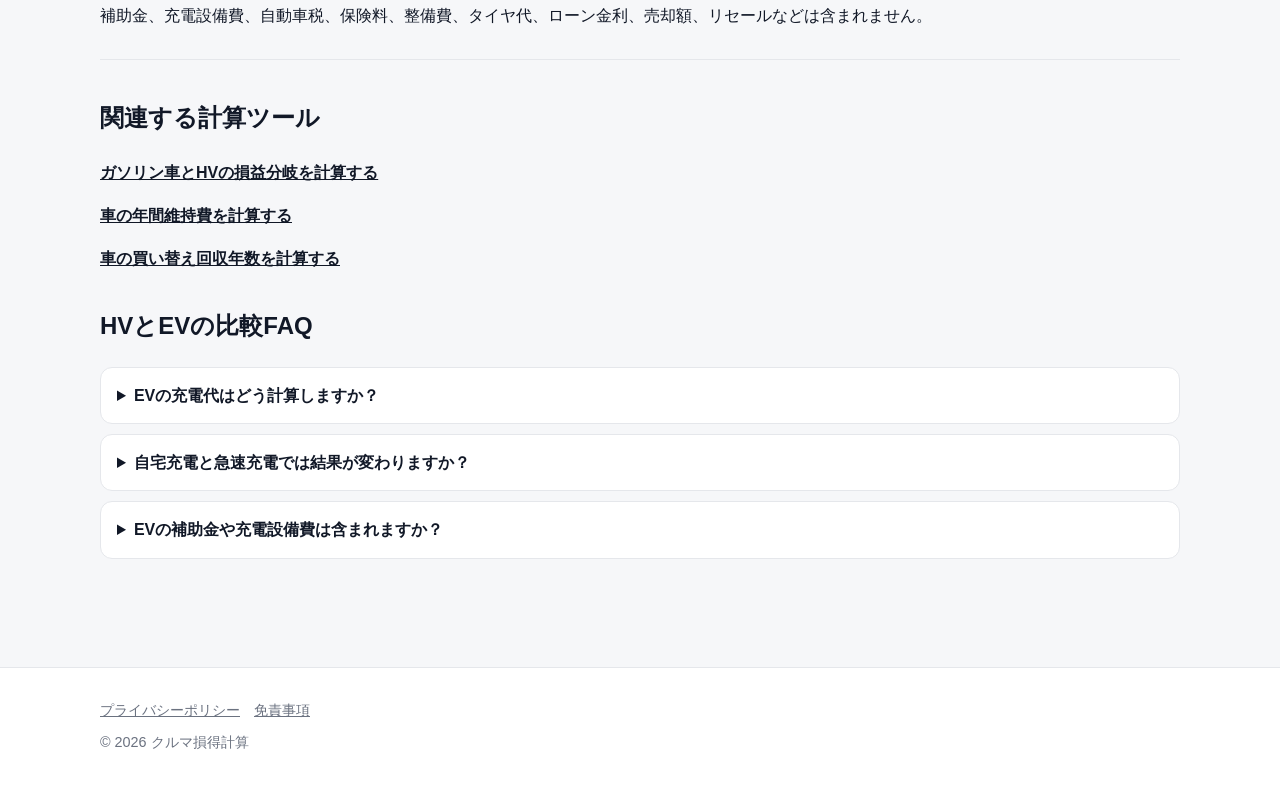
<file: tools/hv-ev.html>
<!doctype html>
<html lang="ja">
<head>
  <meta charset="utf-8">
  <meta name="viewport" content="width=device-width,initial-scale=1">
  <title>ハイブリッド vs EV｜電気代と燃料費の損益分岐を計算｜クルマ損得計算</title>
  <meta name="description" content="HVのガソリン代とEVの充電代、車両価格差を入力して、EVが何年で元を取れるか損益分岐を計算できます。">
  <meta name="robots" content="index,follow">
  <link rel="stylesheet" href="../assets/style.css?v=20260825">
  <link rel="canonical" href="https://kuruma-sontoku.pages.dev/tools/hv-ev">
  <link rel="icon" href="../assets/favicon.svg" type="image/svg+xml">
  <meta property="og:title" content="ハイブリッド vs EV｜電気代と燃料費の損益分岐を計算｜クルマ損得計算">
  <meta property="og:description" content="HVのガソリン代とEVの充電代、車両価格差を入力して、EVが何年で元を取れるか損益分岐を計算できます。">
  <meta property="og:url" content="https://kuruma-sontoku.pages.dev/tools/hv-ev">
  <meta property="og:type" content="website">
  <script type="application/ld+json">
  {"@context":"https://schema.org","@type":"FAQPage","mainEntity":[{"@type":"Question","name":"EVの充電代はどう計算しますか？","acceptedAnswer":{"@type":"Answer","text":"年間走行距離をEVの電費（km/kWh）で割り、必要な電力量に充電単価を掛けて計算します。"}},{"@type":"Question","name":"自宅充電と急速充電では結果が変わりますか？","acceptedAnswer":{"@type":"Answer","text":"充電単価が異なるため結果は変わります。自宅充電や外出先での充電を含めた平均単価を入力してください。"}},{"@type":"Question","name":"EVの補助金や充電設備費は含まれますか？","acceptedAnswer":{"@type":"Answer","text":"この簡易比較には補助金、充電設備、税金、保険、整備費などは含まれていません。必要に応じて別途確認してください。"}}]}
  </script>
</head>
<body data-tool="hv-ev">
  <header><div class="wrap topbar"><a class="brand" href="/">クルマ損得計算</a><nav class="nav"><a href="/tools/fuel">ガソリン代</a><a href="/tools/ownership">維持費</a><a href="/tools/gas-hv">ガソリン vs HV</a><a href="/tools/hv-ev">HV vs EV</a><a href="/tools/replace">買い替え</a></nav></div></header>
  <main>
    <section class="hero wrap"><h1>ハイブリッド vs EV｜損益分岐計算</h1><p>HVのガソリン代とEVの充電代を比較し、EVの車両価格差を何年で回収できるか計算できます。</p></section>
    <section class="wrap tool"><div class="panel"><div class="field"><label>年間走行距離（km）</label><input id="distance" type="number" value="12000"></div><div class="field"><label>ガソリン価格（円/L）</label><input id="fuelprice" type="number" value="175"></div><div class="field"><label>HV 実燃費（km/L）</label><input id="hvEff" type="number" value="22" step="0.1"></div><div class="field"><label>EV 電費（km/kWh）</label><input id="evEff" type="number" value="6.5" step="0.1"></div><div class="field"><label>充電単価（円/kWh）</label><input id="electricity" type="number" value="35" step="0.1"></div><div class="field"><label>EVの車両価格差（円）</label><input id="extra" type="number" value="700000"></div></div><aside class="result"><span>燃料・充電費だけで見た回収目安</span><div class="big" id="payback">-</div><dl><dt>HV 年間燃料費</dt><dd id="hv">-</dd><dt>EV 年間充電費</dt><dd id="ev">-</dd><dt>年間節約額</dt><dd id="saving">-</dd><dt>10年後の差額</dt><dd id="tenyear">-</dd></dl></aside></section>
    <section class="wrap content"><h2>自宅充電できる人ほど比較しやすい</h2><p>EVの電気代は契約プランや充電場所で大きく変わります。自宅充電が中心なら実際の電気料金単価を入力してください。</p><h2>EVは購入価格以外も比較</h2><p>補助金、税金、タイヤ、保険、充電設備、リセールなどはこの簡易計算に含まれていません。まずエネルギーコスト差を見るための目安として利用してください。</p><section class="example" aria-labelledby="example-title"><h2 id="example-title">入力例・計算例</h2><p>年間走行距離12,000km、ガソリン価格175円/L、HVの実燃費22km/L、EVの電費6.5km/kWh、充電単価35円/kWh、車両価格差700,000円の場合、年間節約額は約<strong>30,839円</strong>、燃料・充電費だけで見た回収目安は<strong>22.7年</strong>です。エネルギー費の差だけで価格差を回収する期間の目安です。</p></section><section class="scope" aria-labelledby="scope-title"><h2 id="scope-title">この計算に含まれるもの</h2><p>年間走行距離、ガソリン価格、HVの実燃費、EVの電費、充電単価、EVの車両価格差から算出する燃料・充電費差と回収年数です。</p><h2>この計算に含まれないもの</h2><p>補助金、充電設備費、自動車税、保険料、整備費、タイヤ代、ローン金利、売却額、リセールなどは含まれません。</p></section><section class="related" aria-labelledby="related-title"><h2 id="related-title">関連する計算ツール</h2><p><a href="/tools/gas-hv">ガソリン車とHVの損益分岐を計算する</a></p><p><a href="/tools/ownership">車の年間維持費を計算する</a></p><p><a href="/tools/replace">車の買い替え回収年数を計算する</a></p></section><section class="faq" aria-labelledby="faq-title"><h2 id="faq-title">HVとEVの比較FAQ</h2><details><summary>EVの充電代はどう計算しますか？</summary><p>年間走行距離を電費で割り、必要な電力量に充電単価を掛けて計算します。</p></details><details><summary>自宅充電と急速充電では結果が変わりますか？</summary><p>充電単価が異なるため結果も変わります。実際の利用状況に近い平均単価を入力してください。</p></details><details><summary>EVの補助金や充電設備費は含まれますか？</summary><p>補助金、充電設備、税金、保険、整備費などは含まれていません。必要に応じて別途確認してください。</p></details></section></section>
  </main>
  <footer><div class="wrap"><div class="footerlinks"><a href="/privacy">プライバシーポリシー</a><a href="/disclaimer">免責事項</a></div>© <span id="year"></span> クルマ損得計算</div></footer>
  <script type="module" src="../assets/app.mjs"></script><script src="../assets/site.js?v=20260825"></script>
</body>
</html>
</file>
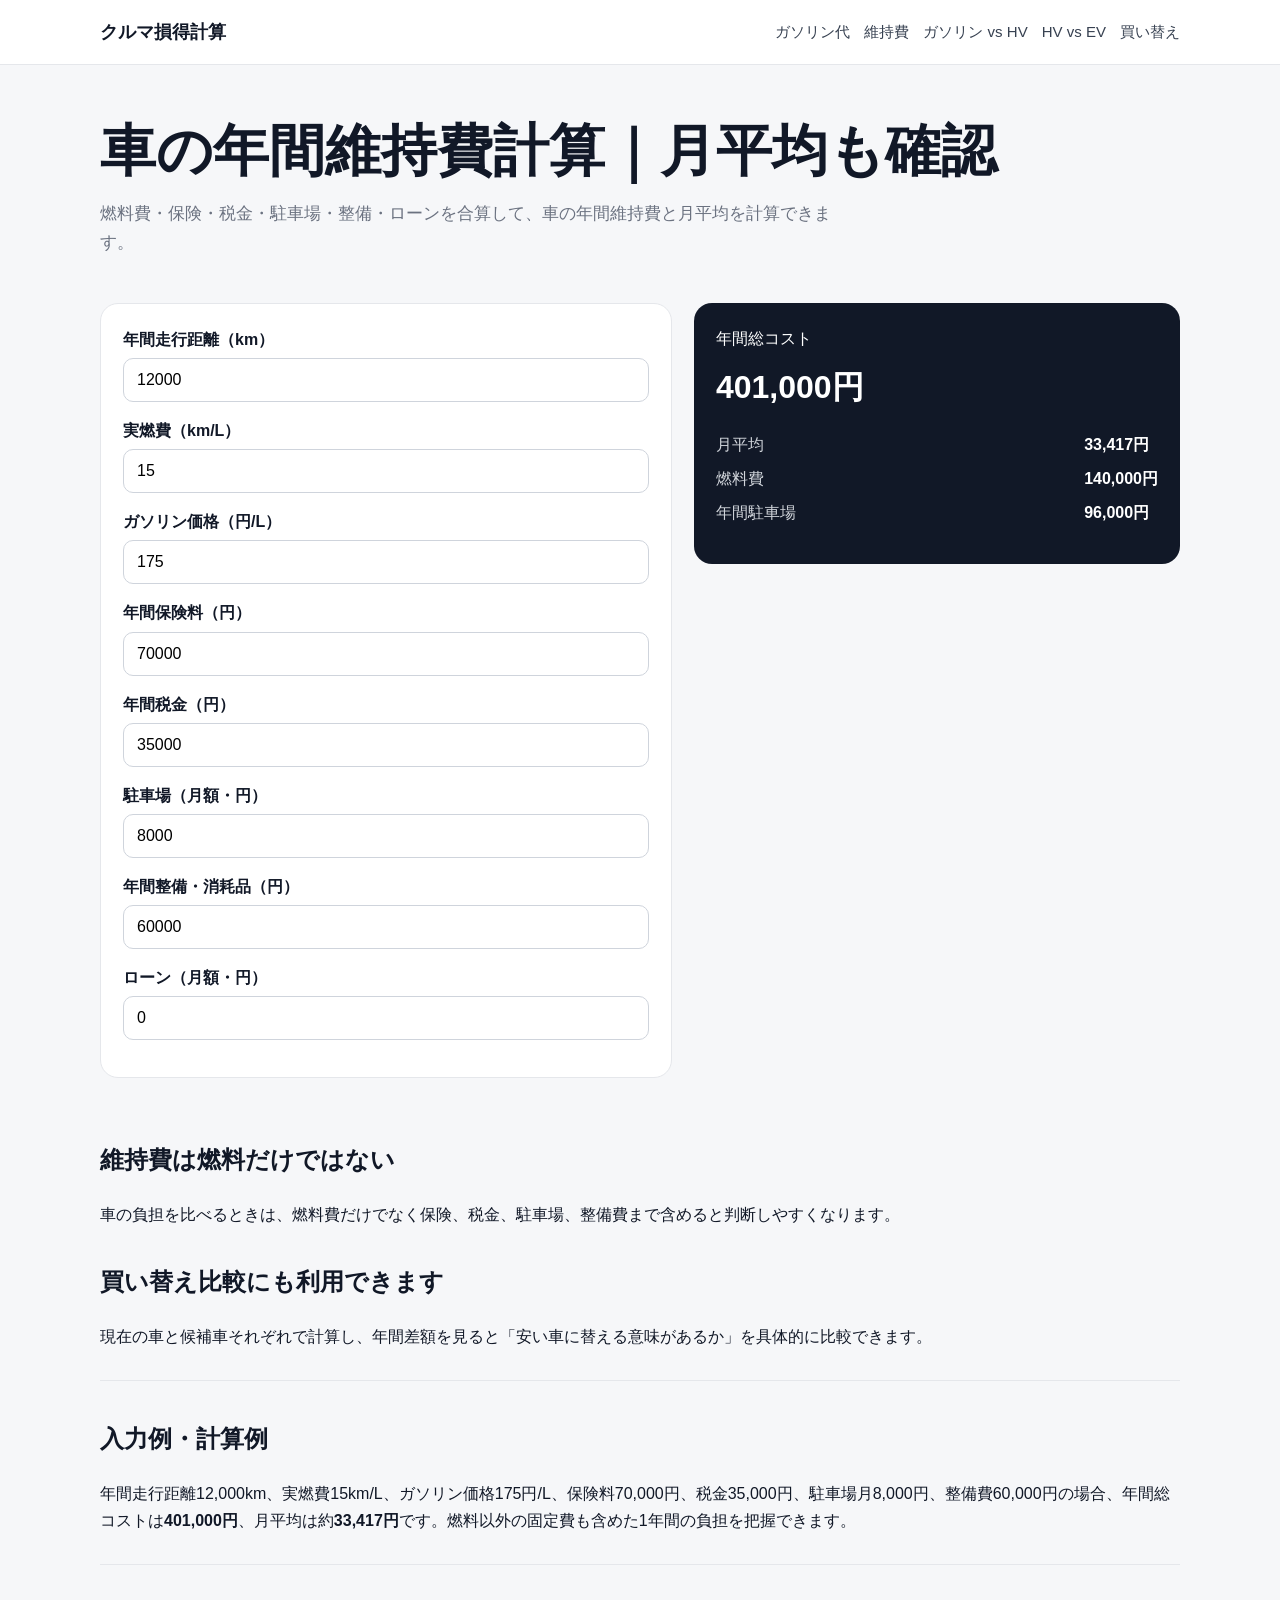
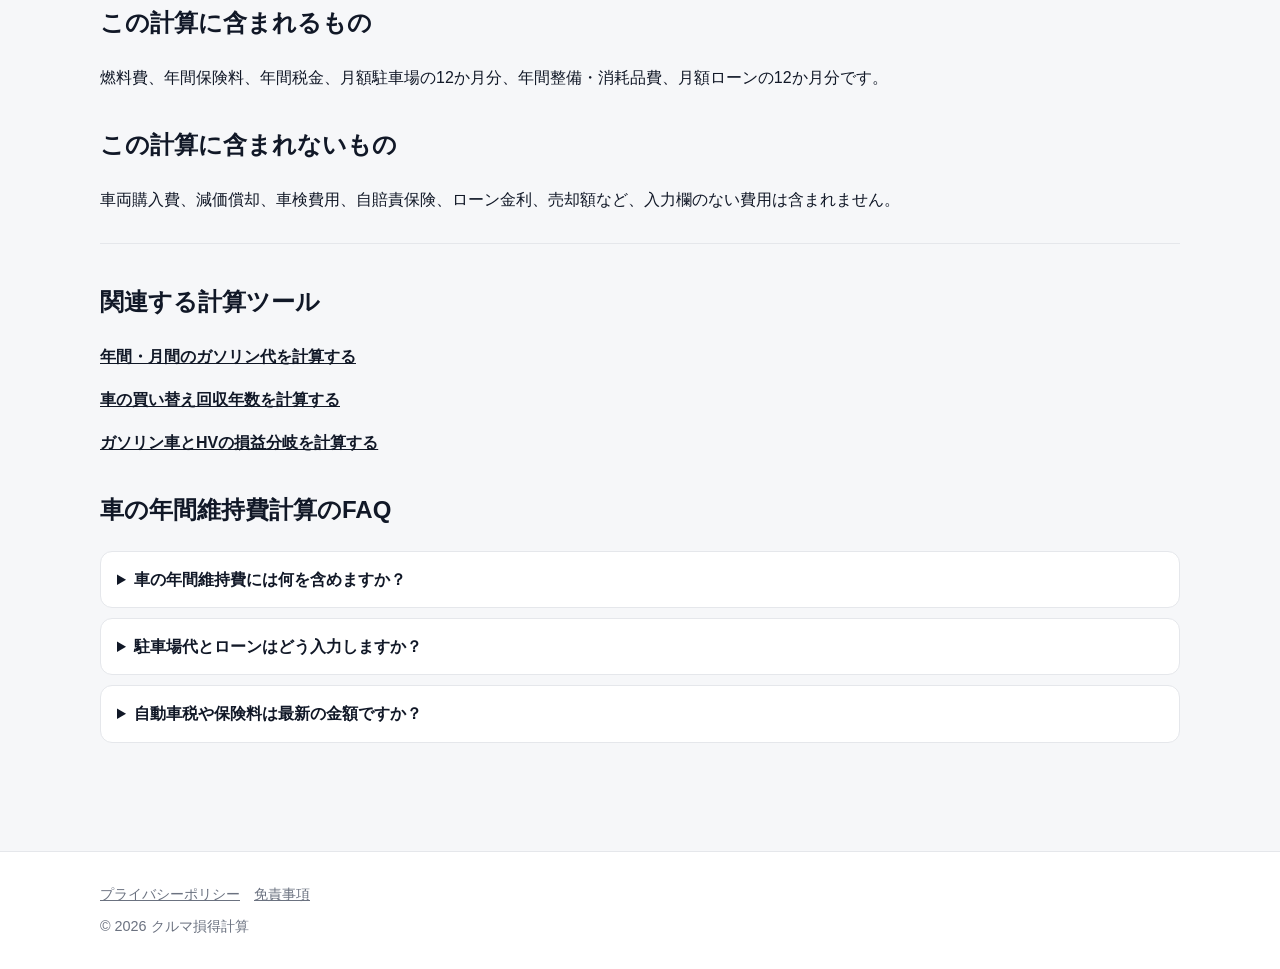
<file: tools/ownership.html>
<!doctype html>
<html lang="ja">
<head>
  <meta charset="utf-8">
  <meta name="viewport" content="width=device-width,initial-scale=1">
  <title>車の年間維持費計算｜保険・税金・駐車場・燃料費を合算｜クルマ損得計算</title>
  <meta name="description" content="燃料費・任意保険・税金・駐車場・整備費・ローンを入力して、車の年間維持費と月平均を無料で計算できます。">
  <meta name="robots" content="index,follow">
  <link rel="stylesheet" href="../assets/style.css?v=20260825">
  <link rel="canonical" href="https://kuruma-sontoku.pages.dev/tools/ownership">
  <link rel="icon" href="../assets/favicon.svg" type="image/svg+xml">
  <meta property="og:title" content="車の年間維持費計算｜保険・税金・駐車場・燃料費を合算｜クルマ損得計算">
  <meta property="og:description" content="燃料費・任意保険・税金・駐車場・整備費・ローンを入力して、車の年間維持費と月平均を無料で計算できます。">
  <meta property="og:url" content="https://kuruma-sontoku.pages.dev/tools/ownership">
  <meta property="og:type" content="website">
  <script type="application/ld+json">
  {"@context":"https://schema.org","@type":"FAQPage","mainEntity":[{"@type":"Question","name":"車の年間維持費には何を含めますか？","acceptedAnswer":{"@type":"Answer","text":"この計算機では、燃料費、年間保険料、年間税金、駐車場、整備・消耗品、ローンを合算します。"}},{"@type":"Question","name":"駐車場代とローンはどう入力しますか？","acceptedAnswer":{"@type":"Answer","text":"駐車場代とローンは月額を入力してください。計算時に12か月分へ換算して年間費用に加えます。"}},{"@type":"Question","name":"自動車税や保険料は最新の金額ですか？","acceptedAnswer":{"@type":"Answer","text":"税金や保険料は車種、契約、地域などで異なります。ご自身の現在の金額を入力して目安を確認してください。"}}]}
  </script>
</head>
<body data-tool="ownership">
  <header><div class="wrap topbar"><a class="brand" href="/">クルマ損得計算</a><nav class="nav"><a href="/tools/fuel">ガソリン代</a><a href="/tools/ownership">維持費</a><a href="/tools/gas-hv">ガソリン vs HV</a><a href="/tools/hv-ev">HV vs EV</a><a href="/tools/replace">買い替え</a></nav></div></header>
  <main>
    <section class="hero wrap"><h1>車の年間維持費計算｜月平均も確認</h1><p>燃料費・保険・税金・駐車場・整備・ローンを合算して、車の年間維持費と月平均を計算できます。</p></section>
    <section class="wrap tool"><div class="panel"><div class="field"><label>年間走行距離（km）</label><input id="distance" type="number" value="12000"></div><div class="field"><label>実燃費（km/L）</label><input id="efficiency" type="number" value="15" step="0.1"></div><div class="field"><label>ガソリン価格（円/L）</label><input id="fuelprice" type="number" value="175"></div><div class="field"><label>年間保険料（円）</label><input id="insurance" type="number" value="70000"></div><div class="field"><label>年間税金（円）</label><input id="tax" type="number" value="35000"></div><div class="field"><label>駐車場（月額・円）</label><input id="parking" type="number" value="8000"></div><div class="field"><label>年間整備・消耗品（円）</label><input id="maintenance" type="number" value="60000"></div><div class="field"><label>ローン（月額・円）</label><input id="loan" type="number" value="0"></div></div><aside class="result"><span>年間総コスト</span><div class="big" id="total">-</div><dl><dt>月平均</dt><dd id="monthly">-</dd><dt>燃料費</dt><dd id="fuel">-</dd><dt>年間駐車場</dt><dd id="parkingyear">-</dd></dl></aside></section>
    <section class="wrap content"><h2>維持費は燃料だけではない</h2><p>車の負担を比べるときは、燃料費だけでなく保険、税金、駐車場、整備費まで含めると判断しやすくなります。</p><h2>買い替え比較にも利用できます</h2><p>現在の車と候補車それぞれで計算し、年間差額を見ると「安い車に替える意味があるか」を具体的に比較できます。</p><section class="example" aria-labelledby="example-title"><h2 id="example-title">入力例・計算例</h2><p>年間走行距離12,000km、実燃費15km/L、ガソリン価格175円/L、保険料70,000円、税金35,000円、駐車場月8,000円、整備費60,000円の場合、年間総コストは<strong>401,000円</strong>、月平均は約<strong>33,417円</strong>です。燃料以外の固定費も含めた1年間の負担を把握できます。</p></section><section class="scope" aria-labelledby="scope-title"><h2 id="scope-title">この計算に含まれるもの</h2><p>燃料費、年間保険料、年間税金、月額駐車場の12か月分、年間整備・消耗品費、月額ローンの12か月分です。</p><h2>この計算に含まれないもの</h2><p>車両購入費、減価償却、車検費用、自賠責保険、ローン金利、売却額など、入力欄のない費用は含まれません。</p></section><section class="related" aria-labelledby="related-title"><h2 id="related-title">関連する計算ツール</h2><p><a href="/tools/fuel">年間・月間のガソリン代を計算する</a></p><p><a href="/tools/replace">車の買い替え回収年数を計算する</a></p><p><a href="/tools/gas-hv">ガソリン車とHVの損益分岐を計算する</a></p></section><section class="faq" aria-labelledby="faq-title"><h2 id="faq-title">車の年間維持費計算のFAQ</h2><details><summary>車の年間維持費には何を含めますか？</summary><p>燃料費、保険料、税金、駐車場、整備・消耗品、ローンを合算します。</p></details><details><summary>駐車場代とローンはどう入力しますか？</summary><p>どちらも月額を入力してください。12か月分を年間費用として計算します。</p></details><details><summary>自動車税や保険料は最新の金額ですか？</summary><p>車種や契約などで異なるため、現在のご自身の金額を入力して目安を確認してください。</p></details></section></section>
  </main>
  <footer><div class="wrap"><div class="footerlinks"><a href="/privacy">プライバシーポリシー</a><a href="/disclaimer">免責事項</a></div>© <span id="year"></span> クルマ損得計算</div></footer>
  <script type="module" src="../assets/app.mjs"></script><script src="../assets/site.js?v=20260825"></script>
</body>
</html>
</file>
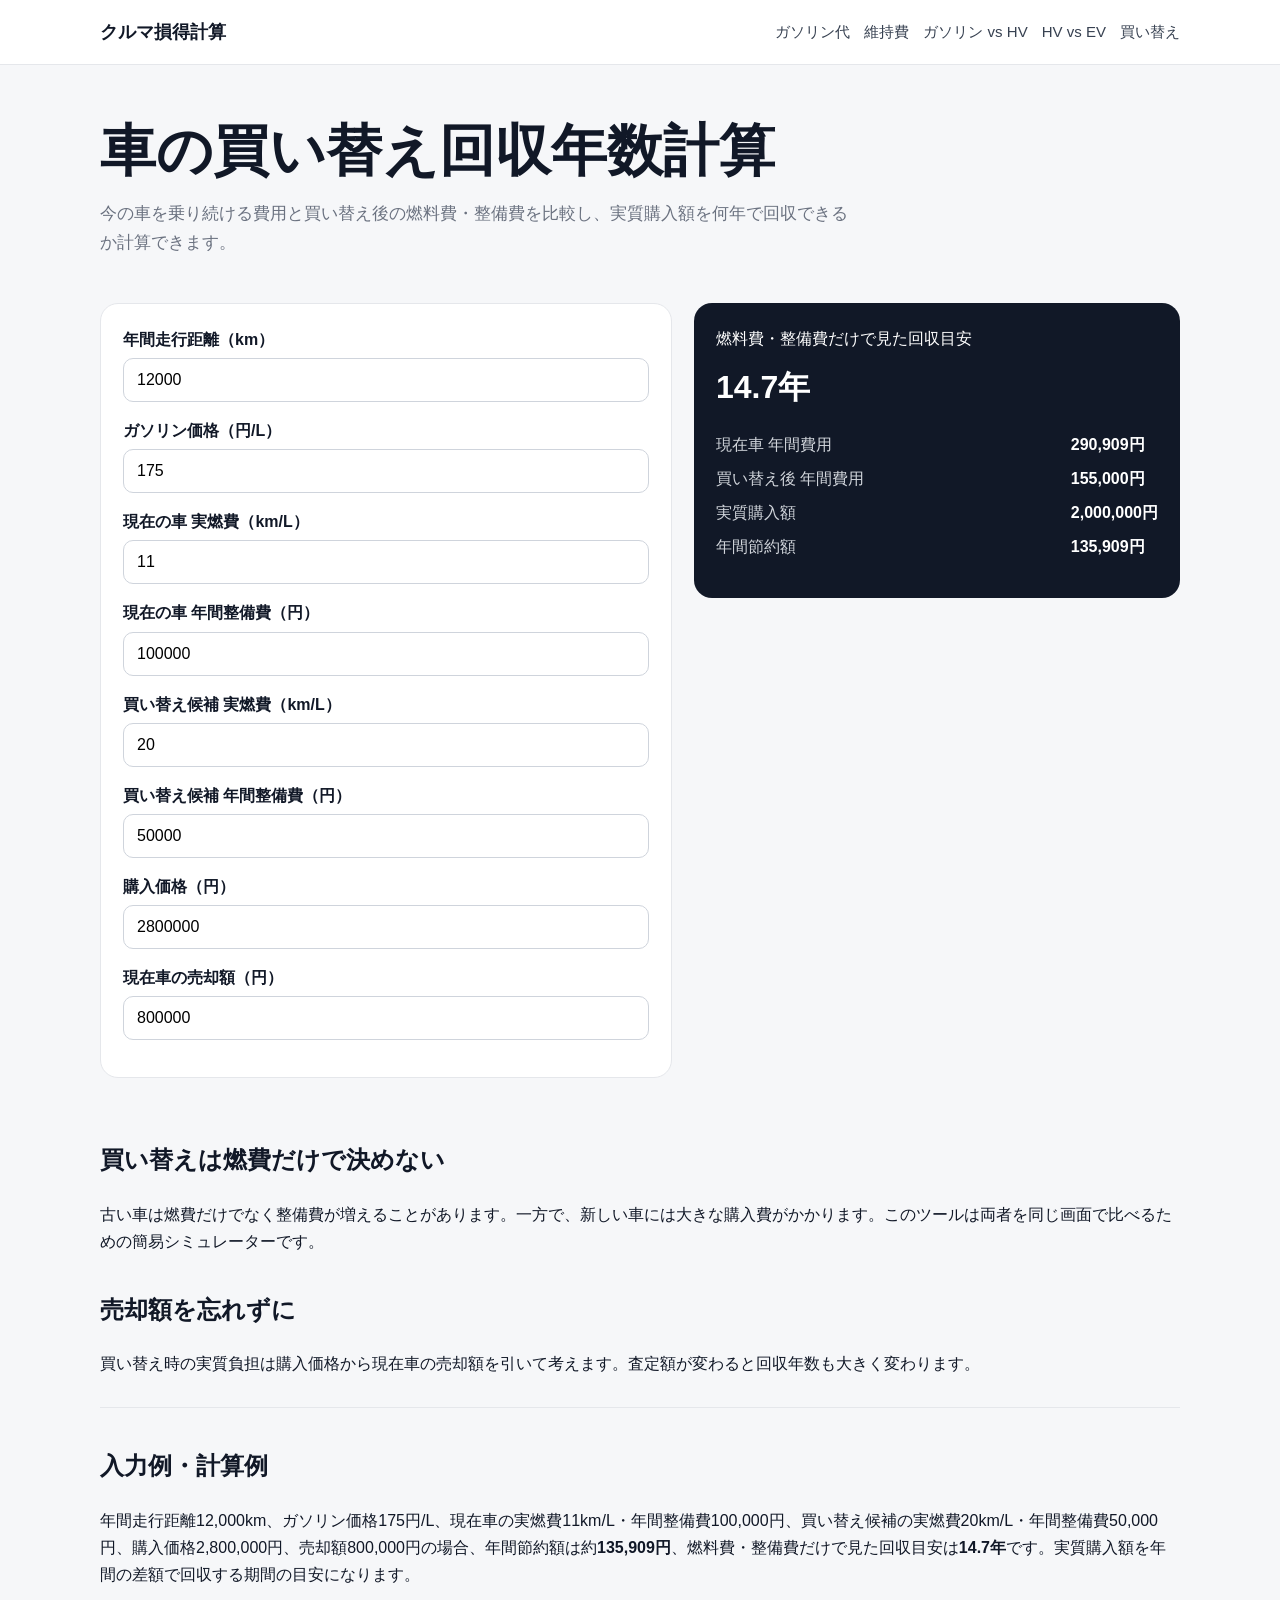
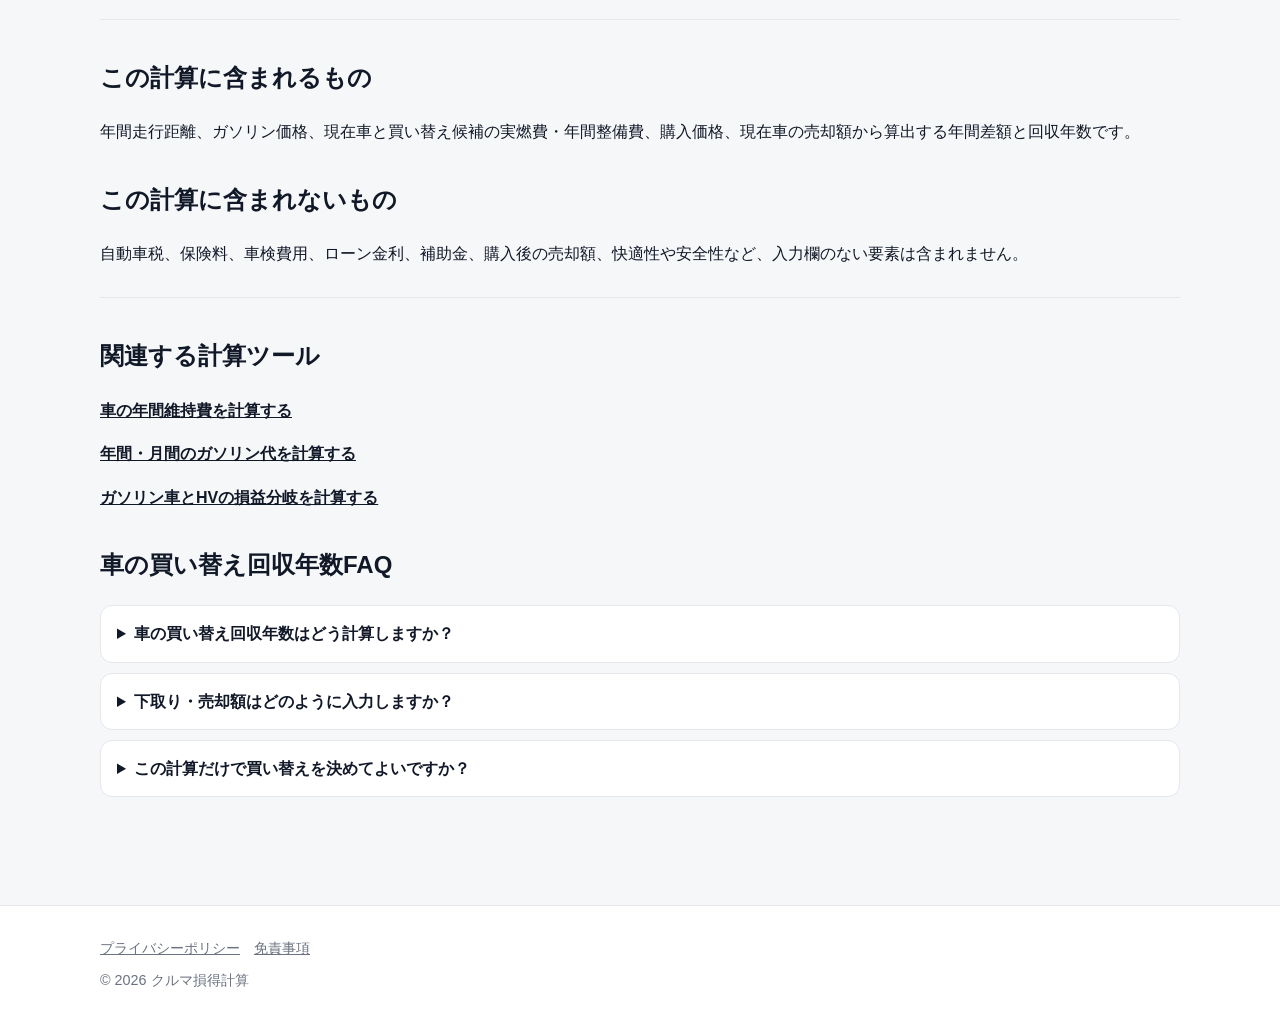
<file: tools/replace.html>
<!doctype html>
<html lang="ja">
<head>
  <meta charset="utf-8">
  <meta name="viewport" content="width=device-width,initial-scale=1">
  <title>車の買い替え回収年数計算｜乗り続ける費用と比較｜クルマ損得計算</title>
  <meta name="description" content="今の車を乗り続ける費用と買い替え後の燃料費・整備費を比較し、実質購入額を何年で回収できるか計算できます。">
  <meta name="robots" content="index,follow">
  <link rel="stylesheet" href="../assets/style.css?v=20260825">
  <link rel="canonical" href="https://kuruma-sontoku.pages.dev/tools/replace">
  <link rel="icon" href="../assets/favicon.svg" type="image/svg+xml">
  <meta property="og:title" content="車の買い替え回収年数計算｜乗り続ける費用と比較｜クルマ損得計算">
  <meta property="og:description" content="今の車を乗り続ける費用と買い替え後の燃料費・整備費を比較し、実質購入額を何年で回収できるか計算できます。">
  <meta property="og:url" content="https://kuruma-sontoku.pages.dev/tools/replace">
  <meta property="og:type" content="website">
  <script type="application/ld+json">
  {"@context":"https://schema.org","@type":"FAQPage","mainEntity":[{"@type":"Question","name":"車の買い替え回収年数はどう計算しますか？","acceptedAnswer":{"@type":"Answer","text":"現在の車の年間費用から買い替え後の年間費用を引いて年間節約額を求め、購入価格から売却額を引いた実質購入額を割ります。"}},{"@type":"Question","name":"下取り・売却額はどのように入力しますか？","acceptedAnswer":{"@type":"Answer","text":"買い替え時に想定する現在車の売却額または下取り額を入力してください。査定額が変わると回収目安も変わります。"}},{"@type":"Question","name":"この計算だけで買い替えを決めてよいですか？","acceptedAnswer":{"@type":"Answer","text":"燃料費と整備費を中心にした簡易比較です。税金、保険、ローン金利、車検、リセールなども確認して総合的に判断してください。"}}]}
  </script>
</head>
<body data-tool="replace">
  <header><div class="wrap topbar"><a class="brand" href="/">クルマ損得計算</a><nav class="nav"><a href="/tools/fuel">ガソリン代</a><a href="/tools/ownership">維持費</a><a href="/tools/gas-hv">ガソリン vs HV</a><a href="/tools/hv-ev">HV vs EV</a><a href="/tools/replace">買い替え</a></nav></div></header>
  <main>
    <section class="hero wrap"><h1>車の買い替え回収年数計算</h1><p>今の車を乗り続ける費用と買い替え後の燃料費・整備費を比較し、実質購入額を何年で回収できるか計算できます。</p></section>
    <section class="wrap tool"><div class="panel"><div class="field"><label>年間走行距離（km）</label><input id="distance" type="number" value="12000"></div><div class="field"><label>ガソリン価格（円/L）</label><input id="fuelprice" type="number" value="175"></div><div class="field"><label>現在の車 実燃費（km/L）</label><input id="oldEff" type="number" value="11" step="0.1"></div><div class="field"><label>現在の車 年間整備費（円）</label><input id="oldMaintenance" type="number" value="100000"></div><div class="field"><label>買い替え候補 実燃費（km/L）</label><input id="newEff" type="number" value="20" step="0.1"></div><div class="field"><label>買い替え候補 年間整備費（円）</label><input id="newMaintenance" type="number" value="50000"></div><div class="field"><label>購入価格（円）</label><input id="purchase" type="number" value="2800000"></div><div class="field"><label>現在車の売却額（円）</label><input id="tradein" type="number" value="800000"></div></div><aside class="result"><span>燃料費・整備費だけで見た回収目安</span><div class="big" id="payback">-</div><dl><dt>現在車 年間費用</dt><dd id="old">-</dd><dt>買い替え後 年間費用</dt><dd id="new">-</dd><dt>実質購入額</dt><dd id="net">-</dd><dt>年間節約額</dt><dd id="saving">-</dd></dl></aside></section>
    <section class="wrap content"><h2>買い替えは燃費だけで決めない</h2><p>古い車は燃費だけでなく整備費が増えることがあります。一方で、新しい車には大きな購入費がかかります。このツールは両者を同じ画面で比べるための簡易シミュレーターです。</p><h2>売却額を忘れずに</h2><p>買い替え時の実質負担は購入価格から現在車の売却額を引いて考えます。査定額が変わると回収年数も大きく変わります。</p><section class="example" aria-labelledby="example-title"><h2 id="example-title">入力例・計算例</h2><p>年間走行距離12,000km、ガソリン価格175円/L、現在車の実燃費11km/L・年間整備費100,000円、買い替え候補の実燃費20km/L・年間整備費50,000円、購入価格2,800,000円、売却額800,000円の場合、年間節約額は約<strong>135,909円</strong>、燃料費・整備費だけで見た回収目安は<strong>14.7年</strong>です。実質購入額を年間の差額で回収する期間の目安になります。</p></section><section class="scope" aria-labelledby="scope-title"><h2 id="scope-title">この計算に含まれるもの</h2><p>年間走行距離、ガソリン価格、現在車と買い替え候補の実燃費・年間整備費、購入価格、現在車の売却額から算出する年間差額と回収年数です。</p><h2>この計算に含まれないもの</h2><p>自動車税、保険料、車検費用、ローン金利、補助金、購入後の売却額、快適性や安全性など、入力欄のない要素は含まれません。</p></section><section class="related" aria-labelledby="related-title"><h2 id="related-title">関連する計算ツール</h2><p><a href="/tools/ownership">車の年間維持費を計算する</a></p><p><a href="/tools/fuel">年間・月間のガソリン代を計算する</a></p><p><a href="/tools/gas-hv">ガソリン車とHVの損益分岐を計算する</a></p></section><section class="faq" aria-labelledby="faq-title"><h2 id="faq-title">車の買い替え回収年数FAQ</h2><details><summary>車の買い替え回収年数はどう計算しますか？</summary><p>現在車と買い替え後の年間費用の差で年間節約額を求め、実質購入額を割ります。</p></details><details><summary>下取り・売却額はどのように入力しますか？</summary><p>買い替え時に想定する現在車の売却額または下取り額を入力してください。</p></details><details><summary>この計算だけで買い替えを決めてよいですか？</summary><p>燃料費と整備費を中心にした簡易比較です。税金、保険、ローン金利、車検、リセールなども確認してください。</p></details></section></section>
  </main>
  <footer><div class="wrap"><div class="footerlinks"><a href="/privacy">プライバシーポリシー</a><a href="/disclaimer">免責事項</a></div>© <span id="year"></span> クルマ損得計算</div></footer>
  <script type="module" src="../assets/app.mjs"></script><script src="../assets/site.js?v=20260825"></script>
</body>
</html>
</file>
<file: assets/style.css>
:root{--bg:#f6f7f9;--card:#fff;--text:#111827;--muted:#6b7280;--line:#e5e7eb;--accent:#111827;--soft:#eef2f7;--ok:#166534;--warn:#92400e}*{box-sizing:border-box}body{margin:0;font-family:-apple-system,BlinkMacSystemFont,"Segoe UI","Noto Sans JP",sans-serif;background:var(--bg);color:var(--text);line-height:1.7}a{color:inherit}.wrap{width:min(1080px,92%);margin:auto}header{background:#fff;border-bottom:1px solid var(--line);position:sticky;top:0;z-index:20}.topbar{display:flex;align-items:center;justify-content:space-between;gap:20px;min-height:64px}.brand{font-weight:800;text-decoration:none;font-size:1.15rem}.nav{display:flex;gap:14px;flex-wrap:wrap}.nav a{text-decoration:none;color:#374151;font-size:.94rem}.hero{padding:54px 0 28px}.hero h1{font-size:clamp(2rem,5vw,3.5rem);line-height:1.15;margin:0 0 16px}.hero p{max-width:760px;color:var(--muted);font-size:1.06rem}.grid{display:grid;grid-template-columns:repeat(2,minmax(0,1fr));gap:18px}.card{background:var(--card);border:1px solid var(--line);border-radius:18px;padding:22px;text-decoration:none;box-shadow:0 4px 18px rgba(17,24,39,.04)}.card h2,.card h3{margin-top:0}.tag{display:inline-block;background:var(--soft);padding:3px 9px;border-radius:999px;font-size:.8rem;color:#374151}.tool{display:grid;grid-template-columns:1fr .85fr;gap:22px;align-items:start}.panel{background:#fff;border:1px solid var(--line);border-radius:18px;padding:22px}.field{margin-bottom:15px}.field label{display:block;font-weight:700;margin-bottom:5px}.field small{display:block;color:var(--muted);margin-top:4px}.field input,.field select{width:100%;padding:12px 13px;border:1px solid #cfd4dc;border-radius:10px;font-size:16px;background:white}.btn{width:100%;border:0;border-radius:12px;padding:13px 16px;font-weight:800;font-size:16px;background:var(--accent);color:#fff;cursor:pointer}.result{background:#111827;color:#fff;border-radius:18px;padding:22px;position:sticky;top:88px}.result .big{font-size:2rem;font-weight:900;margin:8px 0}.result dl{display:grid;grid-template-columns:1fr auto;gap:7px 14px}.result dt{color:#d1d5db}.result dd{margin:0;font-weight:700}.note{font-size:.9rem;color:var(--muted)}.content{padding:28px 0 52px}.content h2{margin-top:34px}.ad{border:1px dashed #c7cdd6;border-radius:14px;padding:24px;text-align:center;color:#9ca3af;background:#fff;margin:24px 0}.cta{background:#fff;border:1px solid var(--line);border-radius:16px;padding:18px;margin-top:18px}.cta strong{display:block;margin-bottom:6px}.faq{margin-top:34px}.faq details{background:#fff;border:1px solid var(--line);border-radius:12px;padding:14px 16px;margin-top:10px}.faq summary{cursor:pointer;font-weight:700}.faq details p{margin:10px 0 0;color:var(--muted)}footer{border-top:1px solid var(--line);background:#fff;margin-top:56px;padding:30px 0;color:var(--muted);font-size:.9rem}.footerlinks{display:flex;gap:14px;flex-wrap:wrap;margin-bottom:8px}@media(max-width:780px){.grid,.tool{grid-template-columns:1fr}.nav{display:none}.result{position:static}.hero{padding-top:34px}.card{padding:18px}}
.ad,.cta{display:none}.guide-list{margin:0;padding-left:1.4rem}.guide-list li{margin:.45rem 0}.guide-list a,.related a{font-weight:700}.example,.scope,.related{border-top:1px solid var(--line);margin-top:30px;padding-top:4px}.example strong{font-weight:800}
</file>
